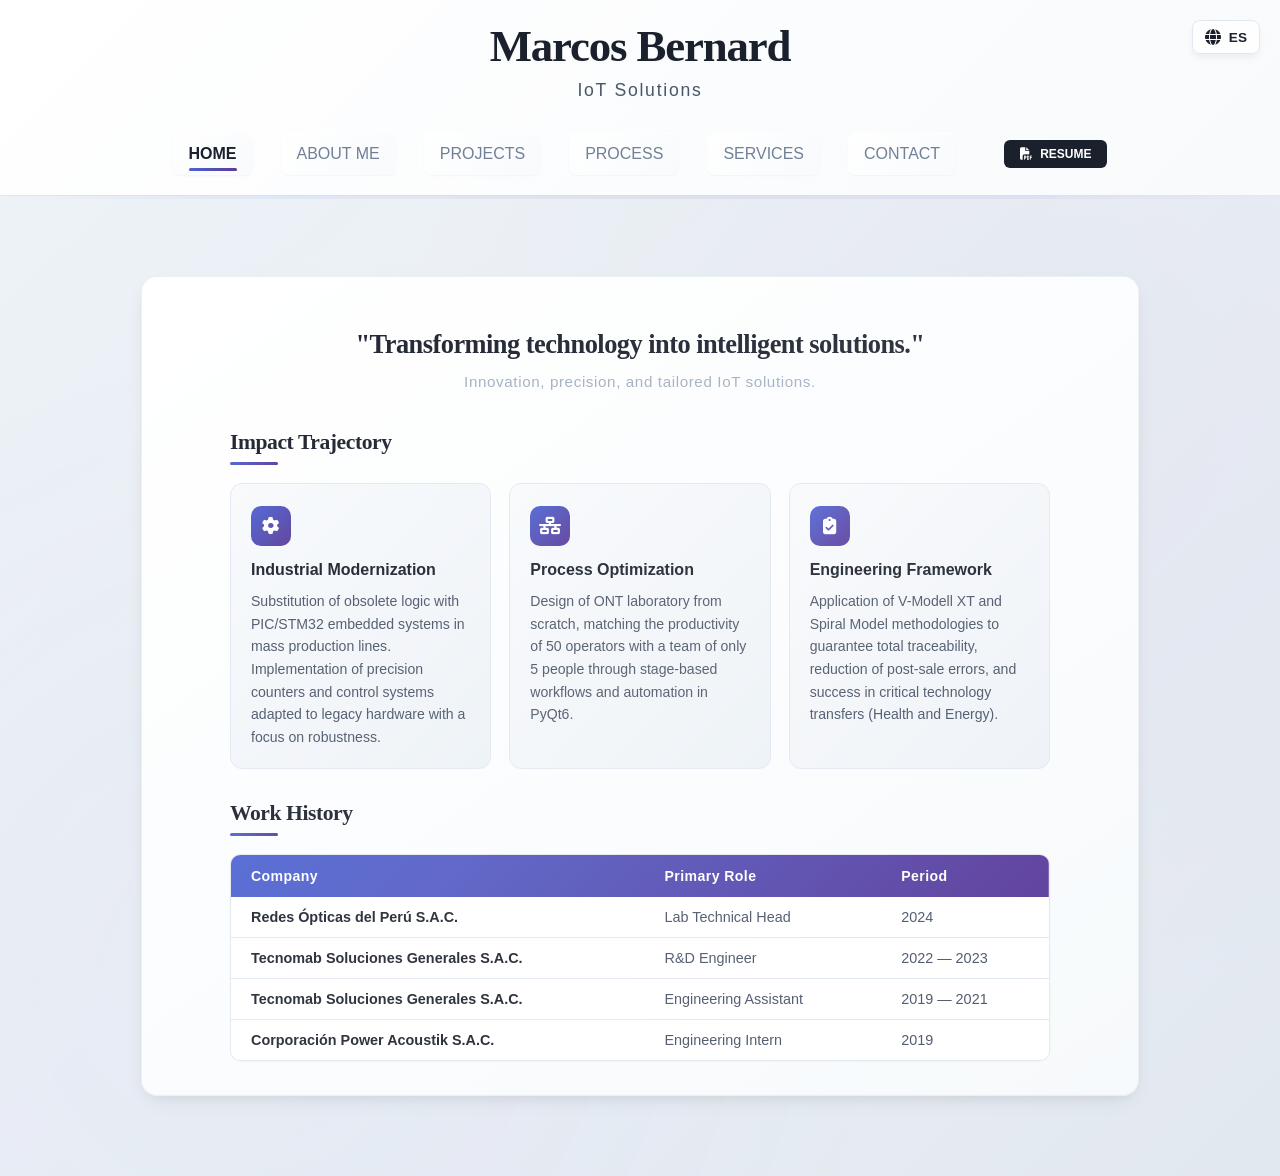
<file: index.html>
<!DOCTYPE html>
<html lang="es" id="html-lang">

<head>
    <meta charset="UTF-8">
    <meta name="viewport" content="width=device-width, initial-scale=1.0">
    <link rel="stylesheet" href="https://cdnjs.cloudflare.com/ajax/libs/font-awesome/6.4.0/css/all.min.css">
    <!-- Estilos Modulares -->
    <link rel="stylesheet" href="css/global.css">
    <link rel="stylesheet" href="css/home.css">
    <link rel="stylesheet" href="css/about.css">
    <link rel="stylesheet" href="css/projects.css">
    <link rel="stylesheet" href="css/process.css">
    <link rel="stylesheet" href="css/services.css">
    <link rel="stylesheet" href="css/contact.css">
</head>

<body>
    <!-- SECCIÓN SUPERIOR ESTÁTICA -->
    

    <div class="header-section">
        <div class="lang-toggle-fixed">
        <button id="lang-toggle" class="lang-btn">
            <i class="fa-solid fa-globe"></i>
            <span class="lang-text">EN</span>
        </button>
    </div>
    <h1 class="title">Marcos Bernard</h1>
    <p class="subtitle">IoT Solutions</p>
    
    <nav class="menu">
        <a href="#" class="menu-item active" data-target="home" data-i18n="menu_home">INICIO</a>
        <a href="#" class="menu-item" data-target="about" data-i18n="menu_about">SOBRE MÍ</a>
        <a href="#" class="menu-item" data-target="projects" data-i18n="menu_projects">PROYECTOS</a>
        <a href="#" class="menu-item" data-target="process" data-i18n="menu_process">PROCESO</a>
        <a href="#" class="menu-item" data-target="services" data-i18n="menu_services">SERVICIOS</a>
        <a href="#" class="menu-item" data-target="contact" data-i18n="menu_contact">CONTACTO</a>
        <a href="#" class="cv-button" id="resume-btn" data-i18n="resume_btn">
            <i class="fa-solid fa-file-pdf"></i> CV
        </a>
        </nav>
    </div>

    <!-- HERO / FRASE PRINCIPAL (Sustituye imagen por lema) -->
    <div class="image-section">
        <div class="content-container">
            <!-- HOME con lema + Trayectoria + Historial -->
            <div class="content-section active" id="home">
                <div class="home-panel">

                    <!-- HERO -->
                    <div class="home-hero">
                        <p class="home-hero-phrase" data-i18n="hero_phrase">"Transformando la tecnología en soluciones inteligentes."</p>
                        <p class="home-hero-sub" data-i18n="hero_sub">Innovación, precisión y soluciones IoT a tu medida.</p>
                    </div>

                    <!-- TRAYECTORIA DE IMPACTO -->
                    <div class="home-block">
                        <h2 class="home-block-title" data-i18n="impact_title">Trayectoria de Impacto</h2>
                        <div class="impact-grid">

                            <div class="impact-card">
                                <div class="impact-icon-wrap">
                                    <i class="fa-solid fa-gear"></i>
                                </div>
                                <h3 class="impact-card-title" data-i18n="industrial_mod_title">Modernización Industrial</h3>
                                <p class="impact-card-text" data-i18n="industrial_mod_text">
                                    Sustitución de lógica obsoleta por sistemas embebidos <strong>PIC/STM32</strong> en líneas de producción masiva. Implementación de contadores de precisión y sistemas de control adaptados a hardware legacy con enfoque en robustez.
                                </p>
                            </div>

                            <div class="impact-card">
                                <div class="impact-icon-wrap">
                                    <i class="fa-solid fa-network-wired"></i>
                                </div>
                                <h3 class="impact-card-title" data-i18n="process_opt_title">Optimización de Procesos</h3>
                                <p class="impact-card-text" data-i18n="process_opt_text">
                                    Diseño de laboratorio de ONTs desde cero, logrando equiparar la productividad de <strong>50 operarios con un equipo de solo 5 personas</strong> mediante flujos de trabajo por etapas y automatización en <strong>PyQt6</strong>.
                                </p>
                            </div>

                            <div class="impact-card">
                                <div class="impact-icon-wrap">
                                    <i class="fa-solid fa-clipboard-check"></i>
                                </div>
                                <h3 class="impact-card-title" data-i18n="eng_framework_title">Framework de Ingeniería</h3>
                                <p class="impact-card-text" data-i18n="eng_framework_text">
                                    Aplicación de metodologías <strong>V-Modell XT</strong> y <strong>Modelo Espiral</strong> para garantizar trazabilidad total, reducción de errores post-venta y éxito en transferencias tecnológicas críticas (Salud y Energía).
                                </p>
                            </div>

                        </div>
                    </div>

                    <div class="home-block">
                        <h2 class="home-block-title" data-i18n="work_history_title">Historial Laboral</h2>
                        <div class="home-table-wrap">
                            <table class="home-table">
                                <thead>
                                    <tr>
                                        <th data-i18n="company_header">Empresa</th>
                                        <th data-i18n="role_header">Rol Principal</th>
                                        <th data-i18n="period_header">Periodo</th>
                                    </tr>
                                </thead>
                                <tbody>
                                    <tr>
                                        <td><strong>Redes Ópticas del Perú S.A.C.</strong></td>
                                        <td data-i18n="lab_head">Jefatura Técnica de Lab</td>
                                        <td>2024</td>
                                    </tr>
                                    <tr>
                                        <td><strong>Tecnomab Soluciones Generales S.A.C.</strong></td>
                                        <td data-i18n="rd_engineer">Ingeniero de I+D</td>
                                        <td>2022 — 2023</td>
                                    </tr>
                                    <tr>
                                        <td><strong>Tecnomab Soluciones Generales S.A.C.</strong></td>
                                        <td data-i18n="eng_assistant">Asistente de Ingeniería</td>
                                        <td>2019 — 2021</td>
                                    </tr>
                                    <tr>
                                        <td><strong>Corporación Power Acoustik S.A.C.</strong></td>
                                        <td data-i18n="eng_intern">Pasante de Ingeniería</td>
                                        <td>2019</td>
                                    </tr>
                                </tbody>
                            </table>
                        </div>
                    </div>

                </div>
            </div>
            <!-- Otras secciones -->
            <div class="content-section" id="projects">
                <div class="projects-wrapper">
                    <!-- Global Phase Legend -->
                    <div class="phase-legend-container">
                        <button class="legend-toggle" onclick="toggleLegend()">
                            <i class="fa-solid fa-circle-info"></i> <span data-i18n="phase_guide">Guía de Fases</span> <i
                                class="fa-solid fa-chevron-down"></i>
                        </button>
                        <div class="phase-legend" id="global-legend">
                            <div class="legend-grid">
                                <div class="legend-item">
                                    <h4 data-i18n="phase_mvp_title"><span class="legend-dot status-MVP"></span> FASE 1: MVP</h4>
                                    <p data-i18n="phase_mvp_desc">Prototipo funcional de bajo costo. Validación de concepto con herramientas Open
                                        Source.</p>
                                </div>
                                <div class="legend-item">
                                    <h4 data-i18n="phase_spiral_title"><span class="legend-dot status-SPIRAL"></span> FASE 2: SPIRAL</h4>
                                    <p data-i18n="phase_spiral_desc">Desarrollo iterativo de campo. Análisis de viabilidad técnica y económica.</p>
                                </div>
                                <div class="legend-item">
                                    <h4 data-i18n="phase_vmodel_title"><span class="legend-dot status-V-MODEL"></span> FASE 3: V-MODEL</h4>
                                    <p data-i18n="phase_vmodel_desc">Estandarización y calidad industrial. Trazabilidad total y pruebas formales.</p>
                                </div>
                                <div class="legend-item">
                                    <h4 data-i18n="phase_developing_title"><span class="legend-dot status-DEVELOPING"></span> FASE: DEVELOPING</h4>
                                    <p data-i18n="phase_developing_desc">Proyecto en desarrollo activo. Integración de hardware y firmware.</p>
                                </div>
                                <div class="legend-item">
                                    <h4 data-i18n="phase_pending_title"><span class="legend-dot status-PENDING"></span> FASE: PENDING</h4>
                                    <p data-i18n="phase_pending_desc">Proyecto en espera de inicio o recursos. Definición de requerimientos iniciales.</p>
                                </div>
                            </div>
                        </div>
                    </div>

                    <div class="projects-container">
                        <div class="project-card">
                            <div class="status-badge status-MVP">MVP</div>
                            <div class="card-header">
                                <i class="fa-solid fa-microchip card-icon"></i>
                            </div>
                            <h3 class="card-title">AgriNode Lite</h3>
                            <p class="card-description" data-i18n="p1_desc">Nodo IoT de sensado agroambiental.</p>
                            
                            <div style="font-size: 0.85rem; color: #888; margin-bottom: 10px;">
                                <i class="fa-solid fa-flask-vial"></i> <span data-i18n="p1_loc">Laboratorio IoT (Monterrico, Lima)</span>
                            </div>

                            <div class="card-badges">
                                <span class="badge">C</span>
                                <span class="badge">UART</span>
                                <span class="badge">I2C</span>
                            </div>

                            <div class="progress-section">
                                <div class="progress-label">
                                    <span data-i18n="project_progress">Progreso</span>
                                    <span>35%</span>
                                </div>
                                <div class="progress-track">
                                    <div class="progress-fill" style="width: 35%; background: var(--prog-amber);"></div>
                                </div>
                            </div>

                            <div class="progress-details">
                                <ul class="checklist">
                                    <li class="checklist-item">
                                        <div class="checklist-info">
                                            <i class="fa-solid fa-check checklist-icon done"></i>
                                            <span class="checklist-text" data-i18n="p1_step1">Diseño Esquemático</span>
                                        </div>
                                        <span class="checklist-date"><span data-i18n="p_date_jan">Ene</span> 15</span>
                                    </li>
                                    <li class="checklist-item">
                                        <div class="checklist-info">
                                            <i class="fa-solid fa-check checklist-icon done"></i>
                                            <span class="checklist-text" data-i18n="p1_step2">Validación Sensores</span>
                                        </div>
                                        <span class="checklist-date"><span data-i18n="p_date_jan">Ene</span> 20</span>
                                    </li>
                                    <li class="checklist-item">
                                        <div class="checklist-info">
                                            <i class="fa-regular fa-circle checklist-icon pending"></i>
                                            <span class="checklist-text" data-i18n="p1_step3">Optimización Energía</span>
                                        </div>
                                        <span class="checklist-date" data-i18n="p_date_pending">Pendiente</span>
                                    </li>
                                    <li class="checklist-item">
                                        <div class="checklist-info">
                                            <i class="fa-regular fa-circle checklist-icon pending"></i>
                                            <span class="checklist-text" data-i18n="p1_step4">Documentación</span>
                                        </div>
                                        <span class="checklist-date">--</span>
                                    </li>
                                </ul>

                                <a href="https://github.com/MarcosBernardC/agrinode-lite" target="_blank" class="cv-button" style="margin: 15px 0 0 0; text-decoration: none; justify-content: center; width: 100%; box-sizing: border-box; display: flex;">
                                    <i class="fa-brands fa-github" style="margin-right: 8px;"></i> <span data-i18n="project_repo">VER REPOSITORIO</span>
                                </a>
                            </div>

                            <button class="details-toggle" onclick="toggleDetails(this)">
                                Ver Detalles <i class="fa-solid fa-chevron-down"></i>
                            </button>
                        </div>

                        <div class="project-card">
                            <div class="status-badge status-SPIRAL">SPIRAL</div>
                            
                            <div class="card-header">
                                <i class="fa-solid fa-lightbulb card-icon" style="color: #f1c40f;"></i>
                            </div>

                            <h3 class="card-title">Dimmer PWM Multicanal (A5)</h3>
                            
                            <p class="card-description" data-i18n="p2_desc">
                                Controlador de iluminación de alta eficiencia. Diseño de hardware compacto con regulación Buck integrada y firmware optimizado en C.
                            </p>

                            <div style="font-size: 0.85rem; color: #888; margin-bottom: 10px;">
                                <i class="fa-solid fa-microchip"></i> <span data-i18n="p2_loc">Bernardperulabs (En desarrollo 2026)</span>
                            </div>

                            <div class="card-badges">
                                <span class="badge">PIC/C</span>
                                <span class="badge">KiCad 8.0</span>
                                <span class="badge">FreeCAD</span>
                                <span class="badge">Makefile</span>
                            </div>

                            <div class="progress-section">
                                <div class="progress-label">
                                    <span data-i18n="project_state">Estado: Finalizado (SPIRAL)</span>
                                    <span>100%</span>
                                </div>
                                <div class="progress-track">
                                    <div class="progress-fill" style="width: 100%; background: var(--prog-forest);"></div>
                                </div>
                            </div>

                            <div class="progress-details">
                                <ul class="checklist">
                                    <li class="checklist-item">
                                        <div class="checklist-info">
                                            <i class="fa-solid fa-check checklist-icon done"></i>
                                            <span class="checklist-text" data-i18n="p2_step1">Investigación y Simulación Lógica</span>
                                        </div>
                                        <span class="checklist-date"><span data-i18n="p_date_feb">Feb</span> 26</span>
                                    </li>
                                    <li class="checklist-item">
                                        <div class="checklist-info">
                                            <i class="fa-solid fa-check checklist-icon done"></i>
                                            <span class="checklist-text" data-i18n="p2_step2">Layout 3D y Esquemático Base</span>
                                        </div>
                                        <span class="checklist-date"><span data-i18n="p_date_feb">Feb</span> 26</span>
                                    </li>
                                    <li class="checklist-item">
                                        <div class="checklist-info">
                                            <i class="fa-solid fa-check checklist-icon done"></i>
                                            <span class="checklist-text" data-i18n="p2_step3">Ruteado e Integración Buck Converter</span>
                                        </div>
                                        <span class="checklist-date" data-i18n="p_date_actual">DONE</span>
                                    </li>
                                </ul>
                                
                                <a href="https://github.com/MarcosBernardC/PIC12F675-LED-Dimmer" target="_blank" class="cv-button" style="margin: 15px 0 0 0; text-decoration: none; justify-content: center; width: 100%; box-sizing: border-box; display: flex;">
                                    <i class="fa-brands fa-github" style="margin-right: 8px;"></i> <span data-i18n="project_repo">VER REPOSITORIO</span>
                                </a>
                            </div>

                            <button class="details-toggle" onclick="toggleDetails(this)">
                                Ver Detalles <i class="fa-solid fa-chevron-down"></i>
                            </button>
                        </div>

                        <div class="project-card">
                            <div class="status-badge status-SPIRAL">SPIRAL</div>
                            
                            <div class="card-header">
                                <i class="fa-solid fa-tower-broadcast card-icon"></i>
                            </div>

                            <h3 class="card-title">Edge Computing Agroambiental</h3>
                            
                            <p class="card-description" data-i18n="p3_desc">
                                Sistema distribuido con validación real en Calango. Optimización de latencia y robustez en hardware embebido.
                            </p>

                            <div style="font-size: 0.85rem; color: #888; margin-bottom: 10px;">
                                <i class="fa-solid fa-location-dot"></i> <span data-i18n="p3_loc">Instalación en campo (Calango, Lima 2025)</span>
                            </div>

                            <div class="card-badges">
                                <span class="badge">PIC/C</span>
                                <span class="badge">LuaLaTeX</span>
                                <span class="badge">PCB Design</span>
                            </div>

                            <div class="progress-section">
                                <div class="progress-label">
                                    <span data-i18n="project_state">Estado: Finalizado</span>
                                    <span>100%</span>
                                </div>
                                <div class="progress-track">
                                    <div class="progress-fill" style="width: 100%; background: var(--prog-forest);"></div>
                                </div>
                            </div>

                            <div class="progress-details">
                                <ul class="checklist">
                                    <li class="checklist-item">
                                        <div class="checklist-info">
                                            <i class="fa-solid fa-check checklist-icon done"></i>
                                            <span class="checklist-text" data-i18n="p3_step1">Despliegue e Instalación Física</span>
                                        </div>
                                        <span class="checklist-date"><span data-i18n="p_date_oct">Oct</span> 25</span>
                                    </li>
                                    <li class="checklist-item">
                                        <div class="checklist-info">
                                            <i class="fa-solid fa-check checklist-icon done"></i>
                                            <span class="checklist-text" data-i18n="p3_step2">Telemetría App Móvil/Escritorio</span>
                                        </div>
                                        <span class="checklist-date"><span data-i18n="p_date_nov">Nov</span> 25</span>
                                    </li>
                                    <li class="checklist-item">
                                        <div class="checklist-info">
                                            <i class="fa-solid fa-check checklist-icon done"></i>
                                            <span class="checklist-text" data-i18n="p3_step3">Análisis de Datos (95% PDR)</span>
                                        </div>
                                        <span class="checklist-date"><span data-i18n="p_date_dec">Dic</span> 25</span>
                                    </li>
                                    <li class="checklist-item">
                                        <div class="checklist-info">
                                            <i class="fa-solid fa-check checklist-icon done"></i>
                                            <span class="checklist-text" data-i18n="p3_step4">Versión de Autor (LuaLaTeX)</span>
                                        </div>
                                        <span class="checklist-date"><span data-i18n="p_date_feb">Feb</span> 26</span>
                                    </li>
                                </ul>
                                
                                <a href="https://github.com/MarcosBernardC/edgeComputingCalango" target="_blank" class="cv-button" style="margin: 15px 0 0 0; text-decoration: none; justify-content: center; width: 100%; box-sizing: border-box; display: flex;">
                                    <i class="fa-brands fa-github" style="margin-right: 8px;"></i> <span data-i18n="project_repo">VER REPOSITORIO</span>
                                </a>
                            </div>

                            <button class="details-toggle" onclick="toggleDetails(this)">
                                Ver Detalles <i class="fa-solid fa-chevron-down"></i>
                            </button>
                        </div>

                        <div class="project-card">
                            <div class="status-badge status-V-MODEL">V-MODEL</div>
                            
                            <div class="card-header">
                                <i class="fa-solid fa-file-lines card-icon"></i>
                            </div>

                            <h3 class="card-title">Instrumentation Manuals Pro</h3>
                            
                            <p class="card-description" data-i18n="p4_desc">
                                Reingeniería y localización técnica de manuales industriales. Transformación de documentación obsoleta en manuales vectoriales de alta precisión editorial.
                            </p>

                            <div style="font-size: 0.85rem; color: #888; margin-bottom: 10px;">
                                <i class="fa-solid fa-industry"></i> <span data-i18n="p4_loc">Lutron Precision Components | Control de Calidad</span>
                            </div>

                            <div class="card-badges">
                                <span class="badge">LaTeX</span>
                                <span class="badge">TikZ</span>
                                <span class="badge">Makefile</span>
                                <span class="badge">Git</span>
                            </div>

                            <div class="progress-section">
                                <div class="progress-label">
                                    <span data-i18n="project_state">Estado</span>
                                    <span>100%</span>
                                </div>
                                <div class="progress-track">
                                    <div class="progress-fill" style="width: 100%; background: var(--prog-forest);"></div>
                                </div>
                            </div>

                            <div class="progress-details">
                                <ul class="checklist">
                                    <li class="checklist-item">
                                        <div class="checklist-info">
                                            <i class="fa-solid fa-check checklist-icon done"></i>
                                            <span class="checklist-text" data-i18n="p4_step1">Digitalización y tipografía Helvetica (12pt)</span>
                                        </div>
                                        <span class="checklist-date">2026</span>
                                    </li>
                                    <li class="checklist-item">
                                        <div class="checklist-info">
                                            <i class="fa-solid fa-check checklist-icon done"></i>
                                            <span class="checklist-text" data-i18n="p4_step2">Esquemas de hardware vectoriales con TikZ</span>
                                        </div>
                                        <span class="checklist-date">2026</span>
                                    </li>
                                    <li class="checklist-item">
                                        <div class="checklist-info">
                                            <i class="fa-solid fa-check checklist-icon done"></i>
                                            <span class="checklist-text" data-i18n="p4_step3">Traducción técnica y estandarización DIN</span>
                                        </div>
                                        <span class="checklist-date">2026</span>
                                    </li>
                                    <li class="checklist-item">
                                        <div class="checklist-info">
                                            <i class="fa-solid fa-check checklist-icon done"></i>
                                            <span class="checklist-text" data-i18n="p4_step4">Automatización de compilación con Makefile</span>
                                        </div>
                                        <span class="checklist-date">2026</span>
                                    </li>
                                </ul>
                                <a href="https://github.com/MarcosBernardC/instrumentation-manuals-pro" target="_blank" class="cv-button" style="margin: 15px 0 0 0; text-decoration: none; justify-content: center; width: 100%; box-sizing: border-box; display: flex;">
                                    <i class="fa-brands fa-github" style="margin-right: 8px;"></i> <span data-i18n="project_repo">VER REPOSITORIO</span>
                                </a>
                            </div>

                            <button class="details-toggle" onclick="toggleDetails(this)">
                                Ver Detalles <i class="fa-solid fa-chevron-down"></i>
                            </button>
                        </div>

                        <div class="project-card">
                            <div class="status-badge status-MVP">MVP</div>
                            <div class="card-header">
                                <i class="fa-solid fa-database card-icon"></i>
                            </div>
                            <h3 class="card-title">CRM Laboral: Engineering Solutions</h3>
                            <p class="card-description" data-i18n="p_crm_desc">Ecosistema de gestión de datos y automatización de procesos de selección técnica.</p>
                            
                            <div style="font-size: 0.85rem; color: #888; margin-bottom: 10px;">
                                <i class="fa-solid fa-cloud-code"></i> <span data-i18n="p_crm_loc">Cloud Stack (FastAPI / Supabase)</span>
                            </div>

                            <div class="card-badges">
                                <span class="badge">Python 3.14</span>
                                <span class="badge">FastAPI</span>
                                <span class="badge">PostgreSQL</span>
                                <span class="badge">ETL</span>
                            </div>

                            <div class="progress-section">
                                <div class="progress-label">
                                    <span data-i18n="project_progress">Progreso</span>
                                    <span>85%</span>
                                </div>
                                <div class="progress-track">
                                    <div class="progress-fill" style="width: 85%; background: var(--prog-cobalt);"></div>
                                </div>
                            </div>

                            <div class="progress-details">
                                <ul class="checklist">
                                    <li class="checklist-item">
                                        <div class="checklist-info">
                                            <i class="fa-solid fa-check checklist-icon done"></i>
                                            <span class="checklist-text" data-i18n="p_crm_step1">Arquitectura Backend & API</span>
                                        </div>
                                        <span class="checklist-date"><span data-i18n="p_date_feb">Feb</span> 28</span>
                                    </li>
                                    <li class="checklist-item">
                                        <div class="checklist-info">
                                            <i class="fa-solid fa-check checklist-icon done"></i>
                                            <span class="checklist-text" data-i18n="p_crm_step2">Esquema DB & Migraciones</span>
                                        </div>
                                        <span class="checklist-date"><span data-i18n="p_date_mar">Mar</span> 01</span>
                                    </li>
                                    <li class="checklist-item">
                                        <div class="checklist-info">
                                            <i class="fa-solid fa-spinner fa-spin checklist-icon in-progress"></i>
                                            <span class="checklist-text" data-i18n="p_crm_step3">Frontend Dashboard (Docs)</span>
                                        </div>
                                        <span class="checklist-date"><span data-i18n="p_date_mar">Mar</span> 04</span>
                                    </li>
                                    <li class="checklist-item">
                                        <div class="checklist-info">
                                            <i class="fa-regular fa-circle checklist-icon pending"></i>
                                            <span class="checklist-text" data-i18n="p_crm_step4">Automatización de Postulación</span>
                                        </div>
                                        <span class="checklist-date" data-i18n="p_date_pending">Pendiente</span>
                                    </li>
                                </ul>

                                <a href="https://github.com/MarcosBernardC/CRM_LABORAL" target="_blank" class="cv-button" style="margin: 15px 0 0 0; text-decoration: none; justify-content: center; width: 100%; box-sizing: border-box; display: flex;">
                                    <i class="fa-brands fa-github" style="margin-right: 8px;"></i> <span data-i18n="project_repo">VER REPOSITORIO</span>
                                </a>
                            </div>

                            <button class="details-toggle" onclick="toggleDetails(this)">
                                Ver Detalles <i class="fa-solid fa-chevron-down"></i>
                            </button>
                        </div>

                    </div>
                    </div>
                </div>
            <div class="content-section" id="services">
                <div class="services-panel">
                    <div class="home-block">
                        <h2 class="home-block-title" data-i18n="services_title">Servicios Especializados</h2>
                    <p class="process-text" style="text-align: center; max-width: 800px; margin: 0 auto 40px;" data-i18n="services_intro">
                        Ofrezco soluciones integrales de ingeniería, combinando el rigor del diseño industrial con la agilidad del prototipado moderno.
                    </p>
                    
                    <div class="impact-grid">
                        <div class="impact-card">
                            <div class="impact-icon-wrap">
                                <i class="fa-solid fa-microchip"></i>
                            </div>
                            <h3 class="impact-card-title" data-i18n="service_iot_title">Sistemas Embebidos & IoT</h3>
                            <p class="impact-card-text" data-i18n="service_iot_text">
                                Desarrollo de firmware robusto en <strong>C/C++</strong> y conectividad <strong>Edge-to-Cloud</strong>. Especialista en arquitecturas de bajo consumo y protocolos industriales.
                            </p>
                        </div>

                        <div class="impact-card">
                            <div class="impact-icon-wrap">
                                <i class="fa-solid fa-industry"></i>
                            </div>
                            <h3 class="impact-card-title" data-i18n="service_legacy_title">Modernización Legacy</h3>
                            <p class="impact-card-text" data-i18n="service_legacy_text">
                                Actualización de sistemas industriales antiguos (Retrofitting). Sustitución de lógica discreta por control digital inteligente sin cambiar la infraestructura base.
                            </p>
                        </div>

                        <div class="impact-card">
                            <div class="impact-icon-wrap">
                                <i class="fa-solid fa-layer-group"></i>
                            </div>
                            <h3 class="impact-card-title" data-i18n="service_pcb_title">Diseño de PCB (EDA)</h3>
                            <p class="impact-card-text" data-i18n="service_pcb_text">
                                Diseño profesional de circuitos impresos en <strong>KiCad</strong>. Desde el esquema hasta los archivos Gerber para fabricación masiva, priorizando la integridad de señal.
                            </p>
                        </div>

                        <div class="impact-card">
                            <div class="impact-icon-wrap">
                                <i class="fa-solid fa-file-contract"></i>
                            </div>
                            <h3 class="impact-card-title" data-i18n="service_consulting_title">Consultoría & V&V</h3>
                            <p class="impact-card-text" data-i18n="service_consulting_text">
                                Documentación técnica avanzada en <strong>LuaLaTeX</strong>. Pruebas de verificación y validación (V&V) bajo estándares de calidad industrial.
                            </p>
                        </div>
                    </div>
                </div>
            </div>
        </div>
            <div class="content-section" id="process">
                <div class="process-container">
                    
                    <!-- Header -->
                    <div class="process-header">
                        <h1 class="process-main-title" data-i18n="process_main_title">⚙️ Metodología de Ingeniería</h1>
                        <p class="process-subtitle">Framework de Maduración Híbrido v1.1</p>
                        <!-- <p class="process-update">📅 Última actualización: 5 de febrero de 2026</p> -->
                    </div>

                    <!-- Quote inspiracional -->
                    <div class="process-quote" data-i18n="process_quote">
                        "No diseñamos para que funcione una vez; diseñamos para que sea reproducible, eficiente y resiliente al entorno real."
                    </div>

                    <!-- Visión general -->
                    <p class="process-intro" data-i18n="process_intro">
                        Mi metodología no es lineal; es una <strong>progresión de tres estados</strong> que garantiza la transición exitosa desde la idea en el silicio hasta la estandarización industrial. Este flujo fue validado durante el desarrollo de mi tesis para la integración eficiente de Hardware, Firmware y Software.
                    </p>

                    <!-- Timeline de Fases -->
                    <div class="phases-timeline">
                        
                        <!-- FASE 1: MVP -->
                        <div class="phase-item phase-1">
                            <div class="phase-icon">
                                <i class="fa-solid fa-flask"></i>
                            </div>
                            <div class="phase-content">
                                <span class="phase-number">FASE 1</span>
                                <h2 class="phase-title" data-i18n="process_phase1_title">Prototipado Iterativo (MVP)</h2>
                                <p class="phase-objective" data-i18n="process_phase1_obj">Validación técnica de concepto al menor costo posible</p>
                                <ul class="phase-details">
                                    <li data-i18n="process_phase1_li1"><strong>Metodología:</strong> Ciclos rápidos de diseño, implementación y prueba (Iterative Prototyping)</li>
                                    <li data-i18n="process_phase1_li2"><strong>Herramientas:</strong> Uso de software Gratuito / Open Source para minimizar la inversión inicial</li>
                                    <li data-i18n="process_phase1_li3"><strong>Hardware/Firmware:</strong> Prototipado en PIC16F1939 con periféricos nativos (MSSP, I2C, Timer0)</li>
                                    <li data-i18n="process_phase1_li4"><strong>Estrategia:</strong> Enfoque en funcionalidad crítica (Happy Path) y comunicación Edge-to-Cloud</li>
                                </ul>
                            </div>
                        </div>

                        <!-- FASE 2: SPIRAL -->
                        <div class="phase-item phase-2">
                            <div class="phase-icon">
                                <i class="fa-solid fa-rotate"></i>
                            </div>
                            <div class="phase-content">
                                <span class="phase-number">FASE 2</span>
                                <h2 class="phase-title" data-i18n="process_phase2_title">Desarrollo de Campo (Modelo Espiral)</h2>
                                <p class="phase-objective" data-i18n="process_phase2_obj">Análisis de riesgos, viabilidad económica y robustez</p>
                                <ul class="phase-details">
                                    <li data-i18n="process_phase2_li1"><strong>Metodología:</strong> Aplicación del Modelo Espiral para evaluar cada iteración del MVP</li>
                                    <li data-i18n="process_phase2_li2"><strong>Acción de Ingeniería:</strong> Evaluación de Costo/Beneficio de las tecnologías utilizadas en el prototipo</li>
                                    <li data-i18n="process_phase2_li3"><strong>Análisis Crítico:</strong> ¿Las soluciones gratuitas son escalables? ¿El ruido industrial requiere componentes de grado profesional?</li>
                                    <li data-i18n="process_phase2_li4"><strong>Hardware:</strong> Optimización de consumo energético y diseño de PCB profesional en KiCad</li>
                                </ul>
                            </div>
                        </div>

                        <!-- FASE 3: V-MODEL -->
                        <div class="phase-item phase-3">
                            <div class="phase-icon">
                                <i class="fa-solid fa-check-double"></i>
                            </div>
                            <div class="phase-content">
                                <span class="phase-number">FASE 3</span>
                                <h2 class="phase-title" data-i18n="process_phase3_title">Estandarización (V-Modell XT)</h2>
                                <p class="phase-objective" data-i18n="process_phase3_obj">Calidad industrial, verificación formal y cierre de proyecto</p>
                                <ul class="phase-details">
                                    <li data-i18n="process_phase3_li1"><strong>Metodología:</strong> Implementación del estándar V-Modell XT para asegurar trazabilidad total del dato</li>
                                    <li data-i18n="process_phase3_li2"><strong>Verificación y Validación (V&V):</strong> Cada requerimiento validado sistemáticamente (desde el bit en el registro hasta la gráfica en el Dashboard)</li>
                                    <li data-i18n="process_phase3_li3"><strong>Documentación:</strong> Generación de manuales técnicos, certificados de funcionamiento y hojas de datos en LuaLaTeX</li>
                                    <li data-i18n="process_phase3_li4"><strong>Resultado:</strong> Un producto reproducible, documentado y listo para despliegue masivo</li>
                                </ul>
                            </div>
                        </div>

                    </div>

                    <!-- Sección de Tooling -->
                    <div class="tooling-section">
                        <h2 class="tooling-title" data-i18n="tooling_title">💻 Entorno de Ejecución (Tooling)</h2>
                        <p class="tooling-intro" data-i18n="tooling_intro">
                            La eficiencia de este proceso se apoya en una automatización profunda dentro de mi ecosistema Linux
                        </p>

                        <div class="tooling-grid">
                            <div class="tool-card">
                                <h4><i class="fa-solid fa-terminal"></i> <span data-i18n="tool_auto_title">Automatización</span></h4>
                                <p data-i18n="tool_auto_text">Uso de <strong>Fish Shell</strong> y <strong>Makefiles</strong> para flujos de compilación y quemado (pk2cmd) sin intervención manual</p>
                            </div>

                            <div class="tool-card">
                                <h4><i class="fa-solid fa-robot"></i> <span data-i18n="tool_ai_title">IA Asistida</span></h4>
                                <p data-i18n="tool_ai_text">Integración de <strong>Antigravity</strong> y <strong>Cursor</strong> para refactorización de código y análisis de lógica en tiempo real</p>
                            </div>

                            <div class="tool-card">
                                <h4><i class="fa-brands fa-git-alt"></i> <span data-i18n="tool_git_title">Control de Versiones</span></h4>
                                <p data-i18n="tool_git_text">Gestión consciente de estados de archivos en <strong>Git</strong> para mantener un historial de cambios granular durante las fases del modelo espiral</p>
                            </div>

                            <div class="tool-card">
                                <h4><i class="fa-solid fa-file-lines"></i> <span data-i18n="tool_doc_title">Documentación Viva</span></h4>
                                <p data-i18n="tool_doc_text">Sincronización entre <strong>Obsidian</strong> (notas de ingeniería) y el repositorio central del proyecto</p>
                            </div>
                        </div>
                    </div>

                </div>
            </div>
            <div class="content-section" id="about">
    <div class="about-container">
        <div class="about-content">

            <section class="about-section">
                <h2 class="about-title" data-i18n="about_profile_title">Perfil Profesional</h2>
                <p class="about-text" data-i18n="about_profile_text">
                    Ingeniero Electrónico con enfoque en <strong>desarrollo embebido, automatización e infraestructura IoT</strong>. 
                    Especialista en integrar hardware y software mediante metodologías industriales (V-Modell XT) para crear soluciones 
Scalables, desde el silicio hasta la inteligencia de datos en tiempo real.
                </p>
            </section>

            <section class="about-section">
                <h2 class="about-title" data-i18n="about_skills_title">Competencias Técnicas</h2>

                <div class="skills-lang">
                    <div class="skill-lang-item">
                        <div class="skill-lang-header"><span class="skill-lang-name">C (Embedded)</span><span class="skill-lang-pct">95%</span></div>
                        <div class="skill-lang-track"><div class="skill-lang-fill" style="width:95%"></div></div>
                    </div>
                    <div class="skill-lang-item">
                        <div class="skill-lang-header"><span class="skill-lang-name">Python (PyQt6 / Data)</span><span class="skill-lang-pct">90%</span></div>
                        <div class="skill-lang-track"><div class="skill-lang-fill" style="width:90%"></div></div>
                    </div>
                    <div class="skill-lang-item">
                        <div class="skill-lang-header"><span class="skill-lang-name">SQL / Power BI</span><span class="skill-lang-pct">75%</span></div>
                        <div class="skill-lang-track"><div class="skill-lang-fill" style="width:75%"></div></div>
                    </div>
                    <div class="skill-lang-item">
                        <div class="skill-lang-header"><span class="skill-lang-name">LuaLaTeX / Shell Script</span><span class="skill-lang-pct">70%</span></div>
                        <div class="skill-lang-track"><div class="skill-lang-fill" style="width:70%"></div></div>
                    </div>
                </div>

                <div class="skills-grid">
                    <div class="skill-category">
                        <h3 class="skill-category-title"><i class="fa-solid fa-microchip"></i> <span data-i18n="skill_cat_embedded">Embedded / IoT</span></h3>
                        <p class="skill-items">
                            <span class="tag-active">ESP32</span> <span class="tag-active">STM32</span> 
                            <span class="tag-active">PIC16/dsPIC</span> <span class="tag-prev">AVR</span>
                        </p>
                        <p class="skill-items">MQTT · Bluetooth · UART · I2C · SPI</p>
                    </div>
                    <div class="skill-category">
                        <h3 class="skill-category-title"><i class="fa-solid fa-robot"></i> <span data-i18n="skill_cat_ai">AI-Assisted Dev</span></h3>
                        <p class="skill-items"><span class="tag-active">Antigravity IDE</span> <span class="tag-active">Cursor</span></p>
                        <p class="skill-items" data-i18n="skill_ai_desc">Integración de LLMs (Gemini/Claude) para optimización de lógica y refactorización.</p>
                    </div>
                    <div class="skill-category">
                        <h3 class="skill-category-title"><i class="fa-solid fa-terminal"></i> <span data-i18n="skill_cat_toolstack">Toolstack & OS</span></h3>
                        <p class="skill-items"><span class="tag-active">Fedora</span> <span class="tag-active">EndeavourOS</span> <span class="tag-active">Git</span></p>
                        <p class="skill-items">Fish Shell · Makefiles · Bash Scripting</p>
                    </div>
                    <div class="skill-category">
                        <h3 class="skill-category-title"><i class="fa-solid fa-language"></i> <span data-i18n="skill_lang_title">Idiomas</span></h3>
                        <p class="skill-items"><strong data-i18n="skill_lang_en">Inglés:</strong> <span data-i18n="skill_lang_en_level">Nivel B1 (TOEFL ITP: 507)</span></p>
                        <p class="skill-items" data-i18n="skill_lang_desc">Traducción técnica y preventa estratégica.</p>
                    </div>
                </div>

                <div class="skills-legend">
                    <span class="legend-label"><span class="tag-active" data-i18n="skill_legend_active">Uso activo</span> <span data-i18n="skill_legend_active_desc">Herramienta actual</span></span>
                    <span class="legend-label"><span class="tag-prev" data-i18n="skill_legend_prev">Previa</span> <span data-i18n="skill_legend_prev_desc">Experiencia anterior</span></span>
                </div>
            </section>

            <section class="about-section">
                <h2 class="about-title" data-i18n="about_philosophy_title">Filosofía de Trabajo</h2>
                <blockquote class="philosophy-quote" data-i18n="about_philosophy_quote">
                    "La robustez industrial nace de la trazabilidad y el rigor metodológico."
                </blockquote>
                <ul class="philosophy-list">
                    <li data-i18n="phil_li1">Validación sistemática (V&V)</li>
                    <li data-i18n="phil_li2">Documentación técnica de precisión</li>
                    <li data-i18n="phil_li3">Sostenibilidad de hardware legacy</li>
                    <li data-i18n="phil_li4">Eficiencia operativa mediante IA</li>
                </ul>
            </section>
        </div>
    </div>
</div>
        <div class="content-section" id="contact">
            <div class="contact-panel">
                <div class="home-block">
                    <h2 class="home-block-title" data-i18n="contact_title">Conectemos</h2>
                    <p class="process-text" style="text-align: center; margin-bottom: 30px;" data-i18n="contact_intro">
                        ¿Tienes un proyecto de IoT en mente o quieres profundizar en los detalles técnicos de mi
                        trayectoria?
                        Estoy disponible para colaborar.
                    </p>

                    <div class="contact-grid">
                        <!-- Top Row: GitHub -->
                        <a href="https://github.com/MarcosBernardC" target="_blank"
                            class="impact-card contact-link-card contact-info-card">
                            <div class="impact-icon-wrap">
                                <i class="fa-brands fa-github"></i>
                            </div>
                            <div class="contact-info-content">
                                <h3 class="impact-card-title">GitHub</h3>
                                <p class="impact-card-text">@MarcosBernardC</p>
                            </div>
                        </a>

                        <!-- Top Row: Location -->
                        <div class="impact-card contact-info-card">
                            <div class="impact-icon-wrap">
                                <i class="fa-solid fa-location-dot"></i>
                            </div>
                            <div class="contact-info-content">
                                <h3 class="impact-card-title" data-i18n="contact_location_title">Ubicación</h3>
                                <p class="impact-card-text" data-i18n="contact_location_text">Monterrico, Lima - Perú</p>
                            </div>
                        </div>

                        <!-- Bottom Row: Form -->
                        <form action="https://formspree.io/f/XXXXX" method="POST" class="impact-card contact-form-card">
                            <h3 class="impact-card-title form-title" data-i18n="contact_form_title">Envíame un Mensaje</h3>
                            
                            <div class="form-row">
                                <div class="form-group">
                                    <label for="name" class="sr-only">Nombre</label>
                                    <input type="text" id="name" name="name" placeholder="Tu Nombre" required class="form-input" data-i18n-placeholder="contact_form_name">
                                </div>

                                <div class="form-group">
                                    <label for="email" class="sr-only">Email</label>
                                    <input type="email" id="email" name="_replyto" placeholder="tu@email.com" required class="form-input" data-i18n-placeholder="contact_form_email">
                                </div>
                            </div>

                            <div class="form-group">
                                <label for="message" class="sr-only">Mensaje</label>
                                <textarea id="message" name="message" rows="3" placeholder="¿Cómo puedo ayudarte?" required class="form-input" data-i18n-placeholder="contact_form_msg"></textarea>
                            </div>

                            <div class="form-footer">
                                <button type="submit" class="cv-button submit-btn">
                                    <i class="fa-solid fa-paper-plane"></i> <span data-i18n="contact_form_send">ENVIAR MENSAJE</span>
                                </button>
                            </div>
                        </form>
                    </div>
                </div>
            </div>
        </div>


        <!-- Agenda Modal Removed -->

        <!-- PDF Modal -->
    <div id="pdf-modal" class="pdf-modal-overlay">
        <div class="pdf-modal-content">
            <button class="pdf-close-btn">&times;</button>
            <iframe id="pdf-frame" src="" frameborder="0"></iframe>
        </div>
    </div>

    <script type="module" src="js/main.js"></script>
</body>

</html>
</file>
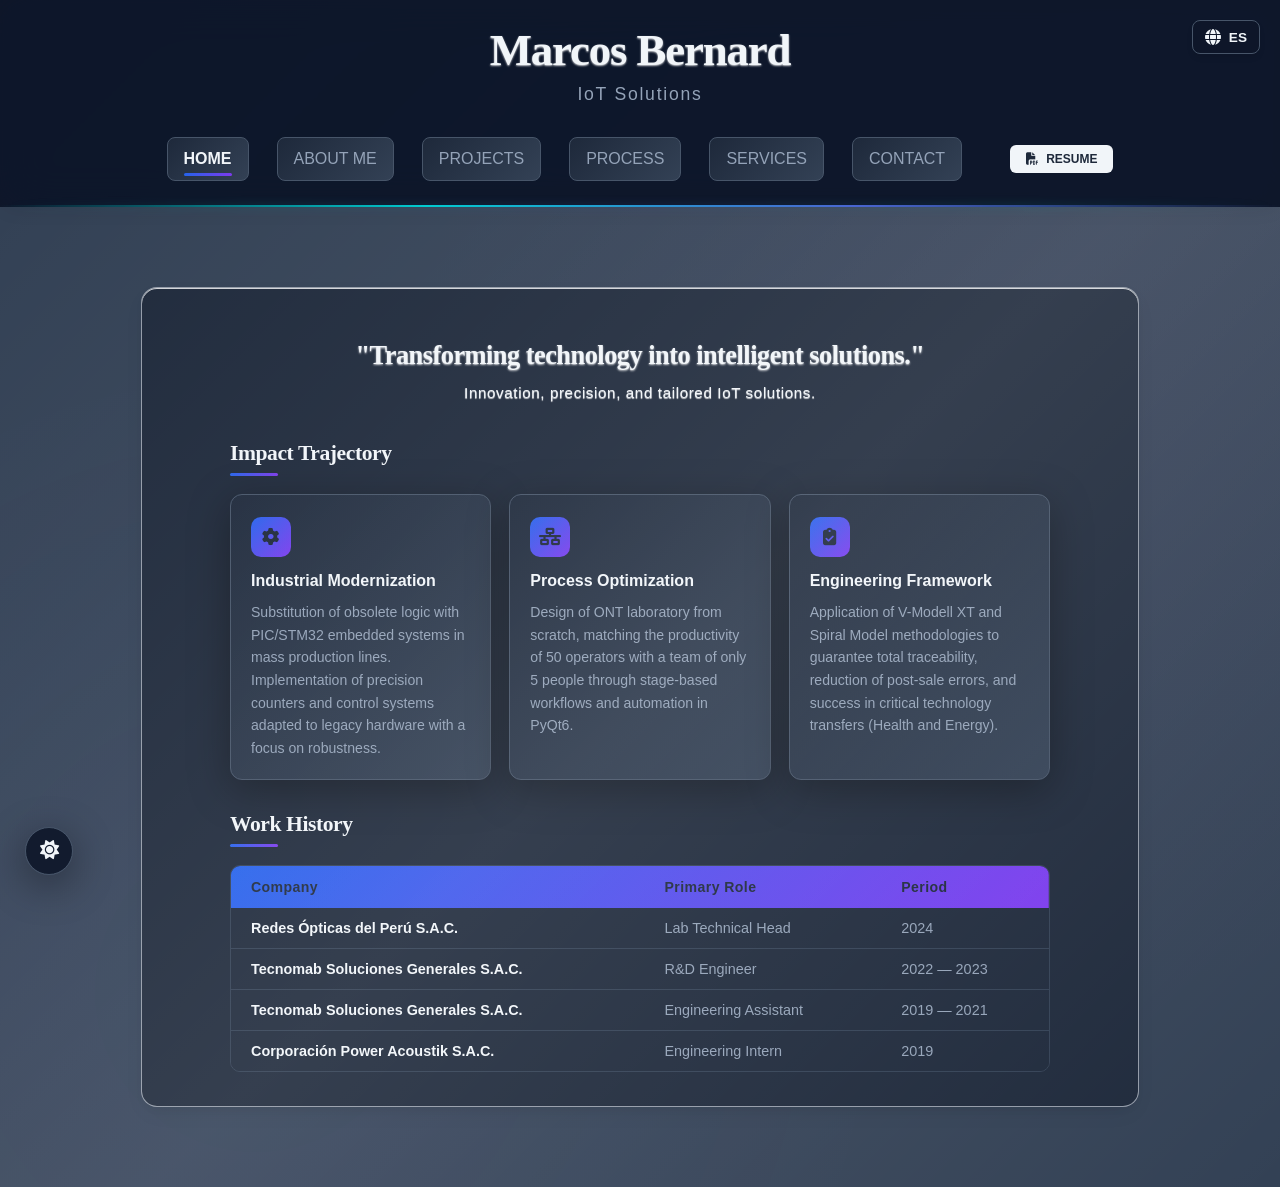
<file: docs/index.html>
<!DOCTYPE html>
<html lang="es" id="html-lang">

<head>
    <meta charset="UTF-8">
    <meta name="viewport" content="width=device-width, initial-scale=1.0">
    <link rel="stylesheet" href="https://cdnjs.cloudflare.com/ajax/libs/font-awesome/6.5.1/css/all.min.css">
    <!-- Estilos Modulares -->
    <link rel="stylesheet" href="css/global.css">
    <link rel="stylesheet" href="css/home.css">
    <link rel="stylesheet" href="css/about.css">
    <link rel="stylesheet" href="css/projects.css">
    <link rel="stylesheet" href="css/process.css">
    <link rel="stylesheet" href="css/services.css">
    <link rel="stylesheet" href="css/contact.css">
</head>

<body>
    <!-- OVERLAY PARA EL MENÚ MÓVIL -->
    <div id="menu-overlay" class="menu-overlay"></div>
    
    <!-- SECCIÓN SUPERIOR ESTÁTICA -->
    <div class="header-section">
        <div class="lang-toggle-fixed">
        <button id="lang-toggle" class="lang-btn">
            <i class="fa-solid fa-globe"></i>
            <span class="lang-text">EN</span>
        </button>
    </div>
    <h1 class="title">Marcos Bernard</h1>
    <p class="subtitle">IoT Solutions</p>
    <div class="header-controls-mobile">
        <button id="menu-toggle" class="menu-toggle-btn">
            <i class="fa-solid fa-bars"></i>
        </button>
    </div>
    
    <nav class="menu">
        <a href="#" class="menu-item active" data-target="home" data-i18n="menu_home">INICIO</a>
        <a href="#" class="menu-item" data-target="about" data-i18n="menu_about">SOBRE MÍ</a>
        <a href="#" class="menu-item" data-target="projects" data-i18n="menu_projects">PROYECTOS</a>
        <a href="#" class="menu-item" data-target="process" data-i18n="menu_process">PROCESO</a>
        <a href="#" class="menu-item" data-target="services" data-i18n="menu_services">SERVICIOS</a>
        <a href="#" class="menu-item" data-target="contact" data-i18n="menu_contact">CONTACTO</a>
        <a href="#" class="cv-button" id="resume-btn" data-i18n="resume_btn">
            <i class="fa-solid fa-file-pdf"></i> CV
        </a>
        </nav>
    </div>

    <!-- HERO / FRASE PRINCIPAL (Sustituye imagen por lema) -->
    <div class="image-section">
        <div class="content-container">
            <!-- HOME con lema + Trayectoria + Historial -->
            <div class="content-section active" id="home">
                <div class="home-panel">

                    <!-- HERO -->
                    <div class="home-hero">
                        <p class="home-hero-phrase" data-i18n="hero_phrase">"Transformando la tecnología en soluciones inteligentes."</p>
                        <p class="home-hero-sub" data-i18n="hero_sub">Innovación, precisión y soluciones IoT a tu medida.</p>
                    </div>

                    <!-- TRAYECTORIA DE IMPACTO -->
                    <div class="home-block">
                        <h2 class="home-block-title" data-i18n="impact_title">Trayectoria de Impacto</h2>
                        <div class="impact-grid">

                            <div class="impact-card">
                                <div class="impact-icon-wrap">
                                    <i class="fa-solid fa-gear"></i>
                                </div>
                                <h3 class="impact-card-title" data-i18n="industrial_mod_title">Modernización Industrial</h3>
                                <p class="impact-card-text" data-i18n="industrial_mod_text">
                                    Sustitución de lógica obsoleta por sistemas embebidos <strong>PIC/STM32</strong> en líneas de producción masiva. Implementación de contadores de precisión y sistemas de control adaptados a hardware legacy con enfoque en robustez.
                                </p>
                            </div>

                            <div class="impact-card">
                                <div class="impact-icon-wrap">
                                    <i class="fa-solid fa-network-wired"></i>
                                </div>
                                <h3 class="impact-card-title" data-i18n="process_opt_title">Optimización de Procesos</h3>
                                <p class="impact-card-text" data-i18n="process_opt_text">
                                    Diseño de laboratorio de ONTs desde cero, logrando equiparar la productividad de <strong>50 operarios con un equipo de solo 5 personas</strong> mediante flujos de trabajo por etapas y automatización en <strong>PyQt6</strong>.
                                </p>
                            </div>

                            <div class="impact-card">
                                <div class="impact-icon-wrap">
                                    <i class="fa-solid fa-clipboard-check"></i>
                                </div>
                                <h3 class="impact-card-title" data-i18n="eng_framework_title">Framework de Ingeniería</h3>
                                <p class="impact-card-text" data-i18n="eng_framework_text">
                                    Aplicación de metodologías <strong>V-Modell XT</strong> y <strong>Modelo Espiral</strong> para garantizar trazabilidad total, reducción de errores post-venta y éxito en transferencias tecnológicas críticas (Salud y Energía).
                                </p>
                            </div>

                        </div>
                    </div>

                    <div class="home-block">
                        <h2 class="home-block-title" data-i18n="work_history_title">Historial Laboral</h2>
                        <div class="home-table-wrap">
                            <table class="home-table">
                                <thead>
                                    <tr>
                                        <th data-i18n="company_header">Empresa</th>
                                        <th data-i18n="role_header">Rol Principal</th>
                                        <th data-i18n="period_header">Periodo</th>
                                    </tr>
                                </thead>
                                <tbody>
                                    <tr>
                                        <td><strong>Redes Ópticas del Perú S.A.C.</strong></td>
                                        <td data-i18n="lab_head">Jefatura Técnica de Lab</td>
                                        <td>2024</td>
                                    </tr>
                                    <tr>
                                        <td><strong>Tecnomab Soluciones Generales S.A.C.</strong></td>
                                        <td data-i18n="rd_engineer">Ingeniero de I+D</td>
                                        <td>2022 — 2023</td>
                                    </tr>
                                    <tr>
                                        <td><strong>Tecnomab Soluciones Generales S.A.C.</strong></td>
                                        <td data-i18n="eng_assistant">Asistente de Ingeniería</td>
                                        <td>2019 — 2021</td>
                                    </tr>
                                    <tr>
                                        <td><strong>Corporación Power Acoustik S.A.C.</strong></td>
                                        <td data-i18n="eng_intern">Pasante de Ingeniería</td>
                                        <td>2019</td>
                                    </tr>
                                </tbody>
                            </table>
                        </div>
                    </div>

                </div>
            </div>
            <!-- Otras secciones -->
            <div class="content-section" id="projects">
                <div class="projects-wrapper">
                    <!-- Global Phase Legend -->
                    <div class="phase-legend-container">
                        <button class="legend-toggle" onclick="toggleLegend()">
                            <i class="fa-solid fa-circle-info"></i> <span data-i18n="phase_guide">Guía de Fases</span> <i
                                class="fa-solid fa-chevron-down"></i>
                        </button>
                        <div class="phase-legend" id="global-legend">
                            <div class="legend-grid">
                                <div class="legend-item">
                                    <h4 data-i18n="phase_mvp_title"><span class="legend-dot status-MVP"></span> FASE 1: MVP</h4>
                                    <p data-i18n="phase_mvp_desc">Prototipo funcional de bajo costo. Validación de concepto con herramientas Open
                                        Source.</p>
                                </div>
                                <div class="legend-item">
                                    <h4 data-i18n="phase_spiral_title"><span class="legend-dot status-SPIRAL"></span> FASE 2: SPIRAL</h4>
                                    <p data-i18n="phase_spiral_desc">Desarrollo iterativo de campo. Análisis de viabilidad técnica y económica.</p>
                                </div>
                                <div class="legend-item">
                                    <h4 data-i18n="phase_vmodel_title"><span class="legend-dot status-V-MODEL"></span> FASE 3: V-MODEL</h4>
                                    <p data-i18n="phase_vmodel_desc">Estandarización y calidad industrial. Trazabilidad total y pruebas formales.</p>
                                </div>
                                <div class="legend-item">
                                    <h4 data-i18n="phase_developing_title"><span class="legend-dot status-DEVELOPING"></span> FASE: DEVELOPING</h4>
                                    <p data-i18n="phase_developing_desc">Proyecto en desarrollo activo. Integración de hardware y firmware.</p>
                                </div>
                                <div class="legend-item">
                                    <h4 data-i18n="phase_pending_title"><span class="legend-dot status-PENDING"></span> FASE: PENDING</h4>
                                    <p data-i18n="phase_pending_desc">Proyecto en espera de inicio o recursos. Definición de requerimientos iniciales.</p>
                                </div>
                            </div>
                        </div>
                    </div>

                    <div class="projects-container" id="projects-container">
                        <!-- Socket para renderizado dinámico -->
                        <div class="projects-loader">
                            <i class="fa-solid fa-spinner fa-spin"></i>
                            <p data-i18n="loading_projects">Cargando proyectos...</p>
                        </div>
                    </div>
                    </div>
                </div>
            <div class="content-section" id="services">
                <div class="services-panel">
                    <div class="home-block">
                        <h2 class="home-block-title" data-i18n="services_title">Servicios Especializados</h2>
                    <p class="process-text" style="text-align: center; max-width: 800px; margin: 0 auto 40px;" data-i18n="services_intro">
                        Ofrezco soluciones integrales de ingeniería, combinando el rigor del diseño industrial con la agilidad del prototipado moderno.
                    </p>
                    
                    <div class="impact-grid">
                        <div class="impact-card">
                            <div class="impact-icon-wrap">
                                <i class="fa-solid fa-microchip"></i>
                            </div>
                            <h3 class="impact-card-title" data-i18n="service_iot_title">Sistemas Embebidos & IoT</h3>
                            <p class="impact-card-text" data-i18n="service_iot_text">
                                Desarrollo de firmware robusto en <strong>C/C++</strong> y conectividad <strong>Edge-to-Cloud</strong>. Especialista en arquitecturas de bajo consumo y protocolos industriales.
                            </p>
                        </div>

                        <div class="impact-card">
                            <div class="impact-icon-wrap">
                                <i class="fa-solid fa-industry"></i>
                            </div>
                            <h3 class="impact-card-title" data-i18n="service_legacy_title">Modernización Legacy</h3>
                            <p class="impact-card-text" data-i18n="service_legacy_text">
                                Actualización de sistemas industriales antiguos (Retrofitting). Sustitución de lógica discreta por control digital inteligente sin cambiar la infraestructura base.
                            </p>
                        </div>

                        <div class="impact-card">
                            <div class="impact-icon-wrap">
                                <i class="fa-solid fa-layer-group"></i>
                            </div>
                            <h3 class="impact-card-title" data-i18n="service_pcb_title">Diseño de PCB (EDA)</h3>
                            <p class="impact-card-text" data-i18n="service_pcb_text">
                                Diseño profesional de circuitos impresos en <strong>KiCad</strong>. Desde el esquema hasta los archivos Gerber para fabricación masiva, priorizando la integridad de señal.
                            </p>
                        </div>

                        <div class="impact-card">
                            <div class="impact-icon-wrap">
                                <i class="fa-solid fa-file-contract"></i>
                            </div>
                            <h3 class="impact-card-title" data-i18n="service_consulting_title">Consultoría & V&V</h3>
                            <p class="impact-card-text" data-i18n="service_consulting_text">
                                Documentación técnica avanzada en <strong>LuaLaTeX</strong>. Pruebas de verificación y validación (V&V) bajo estándares de calidad industrial.
                            </p>
                        </div>
                    </div>
                </div>
            </div>
        </div>
            <div class="content-section" id="process">
                <div class="process-container">
                    
                    <!-- Header -->
                    <div class="process-header">
                        <h1 class="process-main-title" data-i18n="process_main_title">⚙️ Metodología de Ingeniería</h1>
                        <p class="process-subtitle">Framework de Maduración Híbrido v1.1</p>
                        <!-- <p class="process-update">📅 Última actualización: 5 de febrero de 2026</p> -->
                    </div>

                    <!-- Quote inspiracional -->
                    <div class="process-quote" data-i18n="process_quote">
                        "No diseñamos para que funcione una vez; diseñamos para que sea reproducible, eficiente y resiliente al entorno real."
                    </div>

                    <!-- Visión general -->
                    <p class="process-intro" data-i18n="process_intro">
                        Mi metodología no es lineal; es una <strong>progresión de tres estados</strong> que garantiza la transición exitosa desde la idea en el silicio hasta la estandarización industrial. Este flujo fue validado durante el desarrollo de mi tesis para la integración eficiente de Hardware, Firmware y Software.
                    </p>

                    <!-- Timeline de Fases -->
                    <div class="phases-timeline">
                        
                        <!-- FASE 1: MVP -->
                        <div class="phase-item phase-1">
                            <div class="phase-icon">
                                <i class="fa-solid fa-flask"></i>
                            </div>
                            <div class="phase-content">
                                <span class="phase-number">FASE 1</span>
                                <h2 class="phase-title" data-i18n="process_phase1_title">Prototipado Iterativo (MVP)</h2>
                                <p class="phase-objective" data-i18n="process_phase1_obj">Validación técnica de concepto al menor costo posible</p>
                                <ul class="phase-details">
                                    <li data-i18n="process_phase1_li1"><strong>Metodología:</strong> Ciclos rápidos de diseño, implementación y prueba (Iterative Prototyping)</li>
                                    <li data-i18n="process_phase1_li2"><strong>Herramientas:</strong> Uso de software Gratuito / Open Source para minimizar la inversión inicial</li>
                                    <li data-i18n="process_phase1_li3"><strong>Hardware/Firmware:</strong> Prototipado en PIC16F1939 con periféricos nativos (MSSP, I2C, Timer0)</li>
                                    <li data-i18n="process_phase1_li4"><strong>Estrategia:</strong> Enfoque en funcionalidad crítica (Happy Path) y comunicación Edge-to-Cloud</li>
                                </ul>
                            </div>
                        </div>

                        <!-- FASE 2: SPIRAL -->
                        <div class="phase-item phase-2">
                            <div class="phase-icon">
                                <i class="fa-solid fa-rotate"></i>
                            </div>
                            <div class="phase-content">
                                <span class="phase-number">FASE 2</span>
                                <h2 class="phase-title" data-i18n="process_phase2_title">Desarrollo de Campo (Modelo Espiral)</h2>
                                <p class="phase-objective" data-i18n="process_phase2_obj">Análisis de riesgos, viabilidad económica y robustez</p>
                                <ul class="phase-details">
                                    <li data-i18n="process_phase2_li1"><strong>Metodología:</strong> Aplicación del Modelo Espiral para evaluar cada iteración del MVP</li>
                                    <li data-i18n="process_phase2_li2"><strong>Acción de Ingeniería:</strong> Evaluación de Costo/Beneficio de las tecnologías utilizadas en el prototipo</li>
                                    <li data-i18n="process_phase2_li3"><strong>Análisis Crítico:</strong> ¿Las soluciones gratuitas son escalables? ¿El ruido industrial requiere componentes de grado profesional?</li>
                                    <li data-i18n="process_phase2_li4"><strong>Hardware:</strong> Optimización de consumo energético y diseño de PCB profesional en KiCad</li>
                                </ul>
                            </div>
                        </div>

                        <!-- FASE 3: V-MODEL -->
                        <div class="phase-item phase-3">
                            <div class="phase-icon">
                                <i class="fa-solid fa-check-double"></i>
                            </div>
                            <div class="phase-content">
                                <span class="phase-number">FASE 3</span>
                                <h2 class="phase-title" data-i18n="process_phase3_title">Estandarización (V-Modell XT)</h2>
                                <p class="phase-objective" data-i18n="process_phase3_obj">Calidad industrial, verificación formal y cierre de proyecto</p>
                                <ul class="phase-details">
                                    <li data-i18n="process_phase3_li1"><strong>Metodología:</strong> Implementación del estándar V-Modell XT para asegurar trazabilidad total del dato</li>
                                    <li data-i18n="process_phase3_li2"><strong>Verificación y Validación (V&V):</strong> Cada requerimiento validado sistemáticamente (desde el bit en el registro hasta la gráfica en el Dashboard)</li>
                                    <li data-i18n="process_phase3_li3"><strong>Documentación:</strong> Generación de manuales técnicos, certificados de funcionamiento y hojas de datos en LuaLaTeX</li>
                                    <li data-i18n="process_phase3_li4"><strong>Resultado:</strong> Un producto reproducible, documentado y listo para despliegue masivo</li>
                                </ul>
                            </div>
                        </div>

                    </div>

                    <!-- Sección de Tooling -->
                    <div class="tooling-section">
                        <h2 class="tooling-title" data-i18n="tooling_title">💻 Entorno de Ejecución (Tooling)</h2>
                        <p class="tooling-intro" data-i18n="tooling_intro">
                            La eficiencia de este proceso se apoya en una automatización profunda dentro de mi ecosistema Linux
                        </p>

                        <div class="tooling-grid">
                            <div class="tool-card">
                                <h4><i class="fa-solid fa-terminal"></i> <span data-i18n="tool_auto_title">Automatización</span></h4>
                                <p data-i18n="tool_auto_text">Uso de <strong>Fish Shell</strong> y <strong>Makefiles</strong> para flujos de compilación y quemado (pk2cmd) sin intervención manual</p>
                            </div>

                            <div class="tool-card">
                                <h4><i class="fa-solid fa-robot"></i> <span data-i18n="tool_ai_title">IA Asistida</span></h4>
                                <p data-i18n="tool_ai_text">Integración de <strong>Antigravity</strong> y <strong>Cursor</strong> para refactorización de código y análisis de lógica en tiempo real</p>
                            </div>

                            <div class="tool-card">
                                <h4><i class="fa-brands fa-git-alt"></i> <span data-i18n="tool_git_title">Control de Versiones</span></h4>
                                <p data-i18n="tool_git_text">Gestión consciente de estados de archivos en <strong>Git</strong> para mantener un historial de cambios granular durante las fases del modelo espiral</p>
                            </div>

                            <div class="tool-card">
                                <h4><i class="fa-solid fa-file-lines"></i> <span data-i18n="tool_doc_title">Documentación Viva</span></h4>
                                <p data-i18n="tool_doc_text">Sincronización entre <strong>Obsidian</strong> (notas de ingeniería) y el repositorio central del proyecto</p>
                            </div>
                        </div>
                    </div>

                </div>
            </div>
            <div class="content-section" id="about">
    <div class="about-container">
        <div class="about-content">

            <section class="about-section">
                <h2 class="about-title" data-i18n="about_profile_title">Perfil Profesional</h2>
                <p class="about-text" data-i18n="about_profile_text">
                    Ingeniero Electrónico con enfoque en <strong>desarrollo embebido, automatización e infraestructura IoT</strong>. 
                    Especialista en integrar hardware y software mediante metodologías industriales (V-Modell XT) para crear soluciones 
Scalables, desde el silicio hasta la inteligencia de datos en tiempo real.
                </p>
            </section>

            <section class="about-section">
                <h2 class="about-title" data-i18n="about_skills_title">Competencias Técnicas</h2>

                <div class="skills-lang">
                    <div class="skill-lang-item">
                        <div class="skill-lang-header"><span class="skill-lang-name">C (Embedded)</span><span class="skill-lang-pct">95%</span></div>
                        <div class="skill-lang-track"><div class="skill-lang-fill" style="width:95%"></div></div>
                    </div>
                    <div class="skill-lang-item">
                        <div class="skill-lang-header"><span class="skill-lang-name">Python (PyQt6 / Data)</span><span class="skill-lang-pct">90%</span></div>
                        <div class="skill-lang-track"><div class="skill-lang-fill" style="width:90%"></div></div>
                    </div>
                    <div class="skill-lang-item">
                        <div class="skill-lang-header"><span class="skill-lang-name">SQL / Power BI</span><span class="skill-lang-pct">75%</span></div>
                        <div class="skill-lang-track"><div class="skill-lang-fill" style="width:75%"></div></div>
                    </div>
                    <div class="skill-lang-item">
                        <div class="skill-lang-header"><span class="skill-lang-name">LuaLaTeX / Shell Script</span><span class="skill-lang-pct">70%</span></div>
                        <div class="skill-lang-track"><div class="skill-lang-fill" style="width:70%"></div></div>
                    </div>
                </div>

                <div class="skills-grid">
                    <div class="skill-category">
                        <h3 class="skill-category-title"><i class="fa-solid fa-microchip"></i> <span data-i18n="skill_cat_embedded">Embedded / IoT</span></h3>
                        <p class="skill-items">
                            <span class="tag-active">ESP32</span> <span class="tag-active">STM32</span> 
                            <span class="tag-active">PIC16/dsPIC</span> <span class="tag-prev">AVR</span>
                        </p>
                        <p class="skill-items">MQTT · Bluetooth · UART · I2C · SPI</p>
                    </div>
                    <div class="skill-category">
                        <h3 class="skill-category-title"><i class="fa-solid fa-robot"></i> <span data-i18n="skill_cat_ai">AI-Assisted Dev</span></h3>
                        <p class="skill-items"><span class="tag-active">Antigravity IDE</span> <span class="tag-active">Cursor</span></p>
                        <p class="skill-items" data-i18n="skill_ai_desc">Integración de LLMs (Gemini/Claude) para optimización de lógica y refactorización.</p>
                    </div>
                    <div class="skill-category">
                        <h3 class="skill-category-title"><i class="fa-solid fa-terminal"></i> <span data-i18n="skill_cat_toolstack">Toolstack & OS</span></h3>
                        <p class="skill-items"><span class="tag-active">Fedora</span> <span class="tag-active">EndeavourOS</span> <span class="tag-active">Git</span></p>
                        <p class="skill-items">Fish Shell · Makefiles · Bash Scripting</p>
                    </div>
                    <div class="skill-category">
                        <h3 class="skill-category-title"><i class="fa-solid fa-language"></i> <span data-i18n="skill_lang_title">Idiomas</span></h3>
                        <p class="skill-items"><strong data-i18n="skill_lang_en">Inglés:</strong> <span data-i18n="skill_lang_en_level">Nivel B1 (TOEFL ITP: 507)</span></p>
                        <p class="skill-items" data-i18n="skill_lang_desc">Traducción técnica y preventa estratégica.</p>
                    </div>
                </div>

                <div class="skills-legend">
                    <span class="legend-label"><span class="tag-active" data-i18n="skill_legend_active">Uso activo</span> <span data-i18n="skill_legend_active_desc">Herramienta actual</span></span>
                    <span class="legend-label"><span class="tag-prev" data-i18n="skill_legend_prev">Previa</span> <span data-i18n="skill_legend_prev_desc">Experiencia anterior</span></span>
                </div>
            </section>

            <section class="about-section">
                <h2 class="about-title" data-i18n="about_philosophy_title">Filosofía de Trabajo</h2>
                <blockquote class="philosophy-quote" data-i18n="about_philosophy_quote">
                    "La robustez industrial nace de la trazabilidad y el rigor metodológico."
                </blockquote>
                <ul class="philosophy-list">
                    <li data-i18n="phil_li1">Validación sistemática (V&V)</li>
                    <li data-i18n="phil_li2">Documentación técnica de precisión</li>
                    <li data-i18n="phil_li3">Sostenibilidad de hardware legacy</li>
                    <li data-i18n="phil_li4">Eficiencia operativa mediante IA</li>
                </ul>
            </section>
        </div>
    </div>
</div>
        <div class="content-section" id="contact">
            <div class="contact-panel">
                <div class="home-block">
                    <h2 class="home-block-title" data-i18n="contact_title">Conectemos</h2>
                    <p class="process-text" style="text-align: center; margin-bottom: 30px;" data-i18n="contact_intro">
                        ¿Tienes un proyecto de IoT en mente o quieres profundizar en los detalles técnicos de mi
                        trayectoria?
                        Estoy disponible para colaborar.
                    </p>

                    <div class="contact-grid">
                        <!-- Top Row: GitHub -->
                        <a href="https://github.com/MarcosBernardC" target="_blank"
                            class="impact-card contact-link-card contact-info-card">
                            <div class="impact-icon-wrap">
                                <i class="fa-brands fa-github"></i>
                            </div>
                            <div class="contact-info-content">
                                <h3 class="impact-card-title">GitHub</h3>
                                <p class="impact-card-text">@MarcosBernardC</p>
                            </div>
                        </a>

                        <!-- Top Row: Location -->
                        <div class="impact-card contact-info-card">
                            <div class="impact-icon-wrap">
                                <i class="fa-solid fa-location-dot"></i>
                            </div>
                            <div class="contact-info-content">
                                <h3 class="impact-card-title" data-i18n="contact_location_title">Ubicación</h3>
                                <p class="impact-card-text" data-i18n="contact_location_text">Monterrico, Lima - Perú</p>
                            </div>
                        </div>

                        <!-- Bottom Row: Form -->
                        <form action="https://formspree.io/f/XXXXX" method="POST" class="impact-card contact-form-card">
                            <h3 class="impact-card-title form-title" data-i18n="contact_form_title">Envíame un Mensaje</h3>
                            
                            <div class="form-row">
                                <div class="form-group">
                                    <label for="name" class="sr-only">Nombre</label>
                                    <input type="text" id="name" name="name" placeholder="Tu Nombre" required class="form-input" data-i18n-placeholder="contact_form_name">
                                </div>

                                <div class="form-group">
                                    <label for="email" class="sr-only">Email</label>
                                    <input type="email" id="email" name="_replyto" placeholder="tu@email.com" required class="form-input" data-i18n-placeholder="contact_form_email">
                                </div>
                            </div>

                            <div class="form-group">
                                <label for="message" class="sr-only">Mensaje</label>
                                <textarea id="message" name="message" rows="3" placeholder="¿Cómo puedo ayudarte?" required class="form-input" data-i18n-placeholder="contact_form_msg"></textarea>
                            </div>

                            <div class="form-footer">
                                <button type="submit" class="cv-button submit-btn">
                                    <i class="fa-solid fa-paper-plane"></i> <span data-i18n="contact_form_send">ENVIAR MENSAJE</span>
                                </button>
                            </div>
                        </form>
                    </div>
                </div>
            </div>
        </div>


        <!-- Agenda Modal Removed -->

        <!-- PDF Modal -->
    <div id="pdf-modal" class="pdf-modal-overlay">
        <div class="pdf-modal-content">
            <button class="pdf-close-btn">&times;</button>
            <iframe id="pdf-frame" src="" frameborder="0"></iframe>
        </div>
    </div>

    <!-- Theme Toggle Fixed Left -->
    <button id="theme-toggle" class="theme-toggle-fixed">
        <i class="fa-solid fa-moon"></i>
    </button>

    <script type="module" src="js/main.js"></script>
</body>

</html>
</file>
<file: css/global.css>
/* ========================================
   Variables CSS - Paleta Elegante Neutra
   ======================================== */
:root {
  --dark-charcoal: #1a202c;
  --medium-gray: #2d3748;
  --slate-gray: #4a5568;
  --light-gray: #718096;
  --very-light-gray: #a0aec0;
  --lighter-gray: #edf2f7;
  --border-gray: #e2e8f0;

  /* Whites / Backgrounds */
  --pure-white: #ffffff;
  --off-white: #f8fafc;
  --light-cream: #f7fafc;

  /* Accents */
  --accent-blue: #4c63d2;
  --accent-purple: #5b3b99;
  --accent-green: #059669;

  /* Shadows */
  --shadow-light: 0 1px 2px rgba(0, 0, 0, 0.03);
  --shadow-medium: 0 4px 6px rgba(0, 0, 0, 0.05);
  --shadow-heavy: 0 8px 25px rgba(0, 0, 0, 0.1);

  --transition: all 0.25s ease;

  /* Process Colors */
  --mvp-color: #059669; /* Verde esmeralda */
  --spiral-color: #2563eb; /* Azul cobalto */
  --vmodel-color: #7c3aed; /* Púrpura */

  /* Progress Palette */
  --prog-coral: #FF7F50;     /* 0% - 20% */
  --prog-amber: #FFBF00;     /* 21% - 50% */
  --prog-cobalt: #2563eb;    /* 51% - 85% */
  --prog-turquoise: #00CED1; /* 86% - 99% */
  --prog-forest: #228B22;    /* 100% */
}

/* ========================================
   Reset y Base
   ======================================== */
* {
  margin: 0;
  padding: 0;
  box-sizing: border-box;
}

/* Prevent iOS Zoom */
input,
select,
textarea {
  font-size: 16px !important;
}

html {
  scroll-behavior: smooth;
}

body {
  min-height: 100vh;
  display: flex;
  flex-direction: column;
  font-family: "Inter", sans-serif;
  color: var(--dark-charcoal);
  background: linear-gradient(135deg, #f8fafc 0%, #f1f5f9 100%);
}

/* Allow scroll on small heights/widths to prevent squashing */
@media (max-height: 700px), (max-width: 480px) {
  body {
    overflow-y: auto;
    height: auto;
    min-height: 100vh;
  }
}

/* ========================================
   Header
   ======================================== */
.header-section {
  position: sticky;
  top: 0;
  z-index: 1000;
  background-color: var(--pure-white);
  background: linear-gradient(135deg, var(--pure-white), var(--off-white));
  display: flex;
  flex-direction: column;
  justify-content: center;
  align-items: center;
  padding: 20px;
  border-bottom: 1px solid var(--border-gray);
  box-shadow:
    0 4px 6px -1 rgba(0, 0, 0, 0.05),
    0 2px 4px -1 rgba(0, 0, 0, 0.03),
    inset 0 1px 0 rgba(255, 255, 255, 0.8);
}

.header-section::after {
  content: "";
  position: absolute;
  bottom: -4px;
  left: 0;
  width: 100%;
  height: 4px;
  background: linear-gradient(
    90deg,
    transparent 0%,
    rgba(102, 126, 234, 0.08) 20%,
    rgba(118, 75, 162, 0.08) 50%,
    rgba(102, 126, 234, 0.08) 80%,
    transparent 100%
  );
  filter: blur(0.5px);
}

.title {
  font-size: 2.8rem;
  font-weight: 600;
  font-family: "Playfair Display", serif;
  margin-bottom: 8px;
  letter-spacing: -0.025em;
  text-shadow:
    0 1px 2px rgba(255, 255, 255, 0.8),
    0 1px 3px rgba(0, 0, 0, 0.05);
}

.subtitle {
  font-size: 1.1rem;
  font-weight: 400;
  margin-bottom: 32px;
  letter-spacing: 0.1em;
  color: var(--slate-gray);
  text-shadow:
    0 1px 1px rgba(255, 255, 255, 0.8),
    0 1px 2px rgba(0, 0, 0, 0.03);
}

/* ========================================
   Menu
   ======================================== */
.menu {
  display: flex;
  align-items: center;
  flex-wrap: wrap;
  gap: 28px;
}

.menu-item {
  font-size: 1rem;
  font-weight: 500;
  padding: 12px 16px;
  color: var(--light-gray);
  text-decoration: none;
  position: relative;
  transition: var(--transition);
  border-radius: 8px;
  background: linear-gradient(135deg, var(--pure-white), var(--off-white));
  box-shadow:
    var(--shadow-light),
    0 1px 3px rgba(0, 0, 0, 0.02),
    inset 0 1px 0 rgba(255, 255, 255, 0.8);
}

.menu-item:hover {
  color: var(--medium-gray);
  transform: translateY(-1px);
  box-shadow:
    0 4px 8px rgba(0, 0, 0, 0.06),
    0 2px 4px rgba(0, 0, 0, 0.04),
    inset 0 1px 0 rgba(255, 255, 255, 0.9);
}

.menu-item::after {
  content: "";
  position: absolute;
  bottom: 4px;
  left: 16px;
  width: calc(100% - 32px);
  height: 3px;
  background: linear-gradient(90deg, var(--accent-blue), var(--accent-purple));
  border-radius: 2px;
  opacity: 0;
  transform: scaleX(0);
  transform-origin: left center;
  transition:
    opacity 0.3s ease-out,
    transform 0.4s cubic-bezier(0.25, 0.8, 0.25, 1);
}

.menu-item:hover::after,
.menu-item.active::after {
  opacity: 1;
  transform: scaleX(1);
}

.menu-item.active {
  color: var(--dark-charcoal);
  font-weight: 600;
}

.cv-button {
  display: inline-flex;
  align-items: center;
  gap: 8px;
  padding: 6px 15px;
  background-color: var(--dark-charcoal);
  color: var(--pure-white) !important;
  border-radius: 6px;
  font-size: 0.75rem;
  font-weight: 700;
  text-decoration: none;
  transition: all 0.3s ease;
  margin-left: 20px;
  border: 1px solid transparent;
}

.cv-button:hover {
  background-color: transparent;
  color: var(--dark-charcoal) !important;
  border-color: var(--dark-charcoal);
  transform: translateY(-2px);
}

/* ========================================
   Common Content Containers
   ======================================== */
.image-section {
  background: linear-gradient(
    135deg,
    var(--lighter-gray) 0%,
    var(--border-gray) 100%
  );
  display: flex;
  justify-content: center;
  align-items: flex-start;
  position: relative;
}

.image-section::before {
  content: "";
  position: absolute;
  top: 0;
  left: 0;
  right: 0;
  bottom: 0;
  background:
    radial-gradient(
      circle at 20% 80%,
      rgba(102, 126, 234, 0.04) 0%,
      transparent 50%
    ),
    radial-gradient(
      circle at 80% 20%,
      rgba(118, 75, 162, 0.04) 0%,
      transparent 50%
    );
  pointer-events: none;
}

.image-section::after {
  content: "";
  position: absolute;
  top: 0;
  left: 0;
  width: 100%;
  height: 100%;
  background: linear-gradient(
    135deg,
    transparent 0%,
    rgba(255, 255, 255, 0.1) 50%,
    transparent 100%
  );
  pointer-events: none;
}

.content-container {
  width: 100%;
  height: 100%;
  position: relative;
}

.content-section {
  position: absolute;
  top: 0;
  left: 0;
  width: 100%;
  min-height: 100%;
  opacity: 0;
  transform: translateY(20px);
  transition:
    opacity 0.5s ease,
    transform 0.5s ease;
  pointer-events: none;

  display: flex;
  justify-content: center;
  align-items: center;
}

.content-section.active {
  opacity: 1;
  transform: translateY(0);
  pointer-events: all;
}

/* ========================================
   Common Components (Impact Cards)
   ======================================== */
.impact-grid {
  display: grid;
  grid-template-columns: repeat(3, 1fr);
  gap: 18px;
}

.impact-card {
  background: linear-gradient(135deg, var(--off-white), var(--lighter-gray));
  border: 1px solid var(--border-gray);
  border-radius: 12px;
  padding: 22px 20px 20px;
  transition: var(--transition);
  position: relative;
  overflow: hidden;
}

.impact-card::before {
  content: "";
  position: absolute;
  top: 0;
  left: 0;
  right: 0;
  height: 3px;
  background: linear-gradient(90deg, var(--accent-blue), var(--accent-purple));
  opacity: 0;
  transition: opacity 0.3s ease;
}

.impact-card:hover {
  transform: translateY(-3px);
  box-shadow: 0 6px 18px rgba(0, 0, 0, 0.08);
  border-color: rgba(76, 99, 210, 0.25);
}

.impact-card:hover::before {
  opacity: 1;
}

.impact-icon-wrap {
  width: 40px;
  height: 40px;
  border-radius: 10px;
  background: linear-gradient(135deg, var(--accent-blue), var(--accent-purple));
  display: flex;
  align-items: center;
  justify-content: center;
  margin-bottom: 14px;
}

.impact-icon-wrap i {
  color: var(--pure-white);
  font-size: 1.1rem;
}

.impact-card-title {
  font-size: 1rem;
  font-weight: 600;
  color: var(--dark-charcoal);
  margin-bottom: 10px;
  line-height: 1.3;
}

.impact-card-text {
  font-size: 0.88rem;
  line-height: 1.6;
  color: var(--slate-gray);
  margin: 0;
}

.impact-card-text strong {
  color: var(--dark-charcoal);
  font-weight: 600;
}

.tag-active,
.badge {
  display: inline-block;
  padding: 6px 14px; /* Standardize specific to some badges */
  border-radius: 20px;
  font-size: 0.75rem;
  font-weight: 700;
  border: 1px solid transparent;
}
.tag-active {
  padding: 3px 10px; /* From about section override */
}

/* ========================================
   Common Responsive
   ======================================== */
@media (max-width: 768px) {
  .title {
    font-size: 2.2rem;
  }
  .subtitle {
    font-size: 1rem;
    margin-bottom: 24px;
  }
  .menu {
    gap: 16px;
    flex-wrap: wrap;
    justify-content: center;
  }
  .menu-item {
    font-size: 1.05rem;
    padding: 10px 14px;
  }
  .impact-grid {
    grid-template-columns: 1fr;
    gap: 14px;
  }
}

@media (max-width: 480px) {
  .header-section {
    height: auto;
    padding: 24px 16px;
  }
  .image-section {
    height: auto;
    flex: 1; /* Take remaining space */
  }
  .title {
    font-size: 1.8rem;
  }
  .subtitle {
    font-size: 0.9rem;
    margin-bottom: 24px;
  }
  .menu {
    display: grid;
    grid-template-columns: repeat(2, 1fr);
    gap: 10px;
    width: 100%;
    margin-bottom: 10px;
  }
  .menu-item {
    font-size: 0.9rem;
    padding: 10px 8px;
    min-height: 44px;
    display: flex;
    align-items: center;
    justify-content: center;
    text-align: center;
    width: 100%;
    margin: 0;
  }
  .cv-button {
    grid-column: 1 / -1; /* Spans full width */
    margin: 10px 0 0 0;
    justify-content: center;
    width: 100%;
    min-height: 44px;
  }

  .image-section {
    height: auto;
    min-height: 85vh; /* Ensure content area is tall enough */
    padding: 20px 0;
  }
  .content-section {
    align-items: flex-start; /* Prevent top cut-off on scroll */
    padding-top: 20px; /* Add some breathing room */
    height: auto; /* Let it grow */
    min-height: 100%;
    position: relative; /* Change from absolute to relative to stack? No, keeping absolute but letting it be tall */
    /* If absolute, strict 100% height clips it if parent is smaller than content? 
           But parent .image-section grows with content? No, .image-section has min-height.
           If content is taller than .image-section min-height, .image-section needs to grow.
           If .content-section is absolute, .image-section won't grow based on .content-section size.
           
           CRITICAL FIX: Change .content-section to position: relative on mobile so it pushes .image-section height! 
           But we have multiple .content-sections. Only the active one should be displayed relative?
           The others are hidden/opacity 0.
           If all are relative, they stack.
           We need only the active one to be relative (in flow) and others absolute (or hidden).
        */
  }
  .content-section.active {
    position: relative; /* Takes space in flow */
  }
  .content-section:not(.active) {
    display: none; /* Hide others to prevent stacking/spacing issues */
  }

  .contact-link {
    font-size: 0.9rem;
    padding: 10px 16px;
  }
  .impact-card {
    padding: 18px 16px 16px;
  }
}

/* ========================================
   PDF Viewer Modal
   ======================================== */
.pdf-modal-overlay {
  position: fixed;
  top: 0;
  left: 0;
  width: 100%;
  height: 100%;
  background-color: rgba(0, 0, 0, 0.6);
  backdrop-filter: blur(8px);
  -webkit-backdrop-filter: blur(8px);
  z-index: 1000;
  display: none; /* Hidden by default */
  justify-content: center;
  align-items: center;
  opacity: 0;
  transition: opacity 0.3s ease;
}

.pdf-modal-overlay.active {
  display: flex;
  opacity: 1;
}

.pdf-modal-content {
  position: relative;
  width: 90%;
  height: 90%;
  max-width: 1200px;
  background: white;
  border-radius: 8px;
  box-shadow: 0 4px 6px rgba(0, 0, 0, 0.1);
  overflow: hidden;
  transform: scale(0.95);
  transition: transform 0.3s ease;
}

.pdf-modal-overlay.active .pdf-modal-content {
  transform: scale(1);
}

.pdf-close-btn {
  position: absolute;
  top: 10px;
  right: 15px;
  background: rgba(255, 255, 255, 0.7);
  border: none;
  font-size: 2rem;
  line-height: 1;
  cursor: pointer;
  color: #333;
  z-index: 10;
  border-radius: 50%;
  width: 40px;
  height: 40px;
  display: flex;
  align-items: center;
  justify-content: center;
  transition: background 0.2s;
}

.pdf-close-btn:hover {
  background: rgba(255, 255, 255, 1);
}

#pdf-frame {
  width: 100%;
  height: 100%;
}

/* ========================================
   FIX DEFINITIVO: Espaciado Estandarizado Profesional
   Agregar al FINAL de css/global.css
   ======================================== */

/* Variables de Espaciado Profesional */
:root {
  --section-gap-desktop: 40px;
  --section-gap-tablet: 30px;
  --section-gap-mobile: 20px;
}

/* SOLUCIÓN BASE: Layout consistente */
.content-section {
  position: relative;
  width: 100%;
  height: auto;
  opacity: 0;
  display: none;
  transform: translateY(20px);
  transition:
    opacity 0.5s ease,
    transform 0.5s ease;
  pointer-events: none;
  padding: 0;
}

.content-section.active {
  opacity: 1;
  display: flex !important;
  justify-content: center;
  align-items: flex-start;
  transform: translateY(0);
  pointer-events: all;
}

/* Espaciado estandarizado para TODOS los paneles */
.home-panel,
.services-panel,
.contact-panel,
.about-container,
.process-container {
  margin: var(--section-gap-desktop) auto;
}

/* Asegurar centrado perfecto en desktop */
@media (min-width: 769px) {
  .image-section {
    display: flex;
    align-items: center;
    justify-content: center;
    padding: var(--section-gap-desktop) 0;
  }

  .content-container {
    width: 100%;
    height: 100%;
    display: flex;
    align-items: center;
    justify-content: center;
  }

  .content-section:not(.active) {
    display: none;
  }

  /* Ajuste específico para paneles con altura fija */
  .home-panel,
  .services-panel {
    width: 78%;
    max-width: 1200px;
  }

  .about-container,
  .process-container {
    width: 85%;
    max-width: 1200px;
  }
}

/* Tablet - Espaciado intermedio */
@media (max-width: 768px) {
  :root {
    --section-gap-desktop: var(--section-gap-tablet);
  }

  .image-section {
    padding: var(--section-gap-tablet) 0;
  }

  .home-panel,
  .services-panel,
  .about-container,
  .process-container {
    margin: var(--section-gap-tablet) auto;
  }
}

/* Mobile - Espaciado mínimo */
@media (max-width: 480px) {
  :root {
    --section-gap-desktop: var(--section-gap-mobile);
  }

  .image-section {
    min-height: 85vh;
    padding: var(--section-gap-mobile) 0;
  }

  .content-section.active {
    display: flex !important;
  }

  .content-section:not(.active) {
    display: none;
  }

  .home-panel,
  .services-panel,
  .about-container,
  .process-container {
    margin: var(--section-gap-mobile) auto;
    width: 95%;
  }
}

/* Fix específico para Contact que tenía padding-bottom problemático */
.contact-panel {
  padding-bottom: 0 !important;
  margin: var(--section-gap-desktop) auto;
}

/* Asegurar que Projects no se vea afectado */
.projects-wrapper {
  margin: var(--section-gap-desktop) auto;
}

/* ========================================
   Language Toggle Styles (Fixed Top Right)
   ======================================== */
.lang-toggle-fixed {
    position: absolute;
    top: 20px;
    right: 20px;
}

.lang-btn {
    background: rgba(255, 255, 255, 0.8);
    backdrop-filter: blur(10px);
    border: 1px solid var(--border-gray);
    color: var(--dark-charcoal);
    padding: 8px 12px;
    border-radius: 8px;
    cursor: pointer;
    font-size: 0.85rem;
    font-weight: 700;
    transition: var(--transition);
    box-shadow: var(--shadow-medium);
    display: flex;
    align-items: center;
    gap: 8px;
}

.lang-btn:hover {
    color: var(--accent-blue);
    border-color: var(--accent-blue);
    transform: translateY(-2px);
    box-shadow: var(--shadow-strong);
}

.lang-btn i {
    font-size: 1rem;
}

.lang-btn.active {
  background: var(--dark-charcoal);
  color: var(--pure-white);
  border-color: var(--dark-charcoal);
}

@media (max-width: 480px) {
    .lang-toggle-fixed {
        top: 15px;
        right: 15px;
    }
    .lang-btn {
        padding: 6px 10px;
        font-size: 0.75rem;
    }
}
</file>
<file: css/home.css>
/* ========================================
   Home Section
   ======================================== */
.home-panel {
    width: 78%;
    height: 78%;
    background: linear-gradient(145deg, var(--pure-white), var(--light-cream));
    border-radius: 16px;
    box-shadow:
        0 8px 25px -8px rgba(0, 0, 0, 0.1),
        0 4px 12px -4px rgba(0, 0, 0, 0.06),
        inset 0 1px 0 rgba(255, 255, 255, 0.8),
        inset 0 -1px 0 rgba(0, 0, 0, 0.02);
    border: 1px solid rgba(226, 232, 240, 0.6);
    overflow-y: auto;
    overflow-x: hidden;
    display: flex;
    flex-direction: column;
    align-items: center;
    padding: 38px 44px 34px;
    gap: 32px;
}

.home-panel::-webkit-scrollbar {
    width: 8px;
}

.home-panel::-webkit-scrollbar-track {
    background: var(--lighter-gray);
    border-radius: 4px;
}

.home-panel::-webkit-scrollbar-thumb {
    background: linear-gradient(180deg, var(--accent-blue), var(--accent-purple));
    border-radius: 4px;
}

/* ── Hero ── */
.home-hero {
    text-align: center;
    padding: 12px 0 8px;
}

.home-hero-phrase {
    font-family: 'Playfair Display', serif;
    font-size: 1.65rem;
    font-weight: 600;
    color: var(--dark-charcoal);
    letter-spacing: -0.02em;
    line-height: 1.35;
    text-shadow: 0 1px 2px rgba(255, 255, 255, 0.8);
    margin-bottom: 10px;
}

.home-hero-sub {
    font-size: 0.95rem;
    color: var(--very-light-gray);
    letter-spacing: 0.04em;
    text-shadow: 0 1px 1px rgba(255, 255, 255, 0.8);
}

/* ── Bloques genericos (título + contenido) ── */
.home-block {
    width: 100%;
    max-width: 820px;
}

.home-block-title {
    font-family: 'Playfair Display', serif;
    font-size: 1.35rem;
    font-weight: 600;
    color: var(--dark-charcoal);
    letter-spacing: -0.02em;
    margin-bottom: 18px;
    padding-bottom: 10px;
    position: relative;
}

.home-block-title::after {
    content: '';
    position: absolute;
    bottom: 0;
    left: 0;
    width: 48px;
    height: 3px;
    background: linear-gradient(90deg, var(--accent-blue), var(--accent-purple));
    border-radius: 2px;
}

/* ── Tabla Historial ── */
.home-table-wrap {
    width: 100%;
    overflow-x: auto;
    border-radius: 10px;
    border: 1px solid var(--border-gray);
    box-shadow: var(--shadow-light);
}

.home-table {
    width: 100%;
    border-collapse: collapse;
    background: var(--pure-white);
    font-family: 'Inter', sans-serif;
}

.home-table thead {
    background: linear-gradient(135deg, var(--accent-blue), var(--accent-purple));
}

.home-table th {
    color: var(--pure-white);
    text-align: left;
    padding: 13px 20px;
    font-size: 0.88rem;
    font-weight: 600;
    letter-spacing: 0.03em;
}

.home-table td {
    padding: 12px 20px;
    font-size: 0.9rem;
    color: var(--slate-gray);
    border-bottom: 1px solid var(--border-gray);
}

.home-table td strong {
    color: var(--dark-charcoal);
    font-weight: 600;
}

.home-table tbody tr {
    transition: background 0.2s ease;
}

.home-table tbody tr:hover {
    background: rgba(76, 99, 210, 0.04);
}

.home-table tbody tr:last-child td {
    border-bottom: none;
}

/* Responsive */
@media (max-width: 768px) {
    .home-panel {
        width: 90%;
        height: 82%;
        padding: 28px 24px 24px;
        gap: 26px;
    }
    .home-hero-phrase {
        font-size: 1.35rem;
    }
}

@media (max-width: 480px) {
    .home-panel {
        width: 95%;
        height: 98%; /* Maximize usage of the container */
        padding: 20px 16px 18px;
        gap: 22px;
    }
    .home-hero-phrase {
        font-size: 1.15rem;
    }
    .home-block-title {
        font-size: 1.1rem;
    }
    
    /* Mobile Table - Card Style */
    .home-table, .home-table thead, .home-table tbody, .home-table th, .home-table td, .home-table tr { 
        display: block; 
    }
    
    .home-table thead { 
        display: none; 
    }
    
    .home-table tr { 
        margin-bottom: 15px; 
        border: 1px solid var(--border-gray); 
        border-radius: 8px; 
        overflow: hidden; 
    }
    
    .home-table td { 
        border-bottom: 1px solid var(--lighter-gray); 
        position: relative; 
        padding-left: 45%; 
        text-align: right; 
        display: flex;
        justify-content: flex-end;
        align-items: center;
        min-height: 40px;
    }
    
    .home-table td:last-child {
        border-bottom: none;
    }

    .home-table td::before { 
        position: absolute;
        left: 15px;
        width: 40%; 
        white-space: nowrap; 
        text-align: left; 
        font-weight: 600;
        color: var(--dark-charcoal);
        top: 50%;
        transform: translateY(-50%);
    }

    /* Labels via CSS generated content */
    .home-table td:nth-of-type(1)::before { content: "Empresa"; }
    .home-table td:nth-of-type(2)::before { content: "Rol"; }
    .home-table td:nth-of-type(3)::before { content: "Periodo"; }
}
</file>
<file: css/about.css>
/* ========================================
   About Section
   ======================================== */
.about-container {
    width: 85%;
    height: 85%;
    background: linear-gradient(145deg, var(--pure-white), var(--light-cream));
    border-radius: 16px;
    box-shadow: 0 8px 25px -8 rgba(0, 0, 0, 0.1), 0 4px 12px -4 rgba(0, 0, 0, 0.06), 0 2px 6px -2 rgba(0, 0, 0, 0.04), inset 0 1px 0 rgba(255, 255, 255, 0.8), inset 0 -1px 0 rgba(0, 0, 0, 0.02);
    border: 1px solid rgba(226, 232, 240, 0.6);
    overflow-y: auto;
    overflow-x: hidden;
    padding: 40px 50px;
    position: relative;
}

.about-container::-webkit-scrollbar {
    width: 8px;
}

.about-container::-webkit-scrollbar-track {
    background: var(--lighter-gray);
    border-radius: 4px;
}

.about-container::-webkit-scrollbar-thumb {
    background: linear-gradient(180deg, var(--accent-blue), var(--accent-purple));
    border-radius: 4px;
}

.about-container::-webkit-scrollbar-thumb:hover {
    background: linear-gradient(180deg, var(--accent-purple), var(--accent-blue));
}

.about-content {
    max-width: 900px;
    margin: 0 auto;
}

.about-section {
    margin-bottom: 45px;
}

.about-section:last-child {
    margin-bottom: 0;
}

.about-title {
    font-family: 'Playfair Display', serif;
    font-size: 1.8rem;
    font-weight: 600;
    color: var(--dark-charcoal);
    margin-bottom: 20px;
    letter-spacing: -0.02em;
    position: relative;
    padding-bottom: 12px;
}

.about-title::after {
    content: '';
    position: absolute;
    bottom: 0;
    left: 0;
    width: 60px;
    height: 3px;
    background: linear-gradient(90deg, var(--accent-blue), var(--accent-purple));
    border-radius: 2px;
}

.about-text {
    font-size: 1rem;
    line-height: 1.7;
    color: var(--slate-gray);
    margin-bottom: 16px;
    text-align: justify;
}

.about-text strong {
    color: var(--dark-charcoal);
    font-weight: 600;
}

/* Skills Grid */
.skills-grid {
    display: grid;
    grid-template-columns: repeat(auto-fit, minmax(280px, 1fr));
    gap: 20px;
    margin-top: 25px;
}

.skill-category {
    background: linear-gradient(135deg, var(--off-white), var(--lighter-gray));
    padding: 20px;
    border-radius: 12px;
    border: 1px solid var(--border-gray);
    transition: var(--transition);
}

.skill-category:hover {
    transform: translateY(-2px);
    box-shadow: 0 4px 12px rgba(0, 0, 0, 0.08);
    border-color: rgba(76, 99, 210, 0.3);
}

.skill-category-title {
    font-size: 0.95rem;
    font-weight: 600;
    color: var(--dark-charcoal);
    margin-bottom: 10px;
    letter-spacing: 0.02em;
}

.skill-category-title i {
    color: var(--accent-blue);
    margin-right: 6px;
    font-size: 0.9rem;
}

.skill-items {
    font-size: 0.9rem;
    line-height: 1.6;
    color: var(--slate-gray);
    margin: 0;
}

/* Barras de lenguajes */
.skills-lang {
    display: grid;
    grid-template-columns: repeat(2, 1fr);
    gap: 14px 32px;
    margin-bottom: 28px;
}

.skill-lang-item {
    display: flex;
    flex-direction: column;
    gap: 6px;
}

.skill-lang-header {
    display: flex;
    justify-content: space-between;
    align-items: baseline;
}

.skill-lang-name {
    font-size: 0.92rem;
    font-weight: 600;
    color: var(--dark-charcoal);
}

.skill-lang-pct {
    font-size: 0.8rem;
    color: var(--very-light-gray);
    font-weight: 500;
}

.skill-lang-track {
    width: 100%;
    height: 5px;
    background: var(--lighter-gray);
    border-radius: 3px;
    overflow: hidden;
}

.skill-lang-fill {
    height: 100%;
    border-radius: 3px;
    background: linear-gradient(90deg, var(--accent-blue), var(--accent-purple));
}

/* Tags activo / previa */
.tag-active,
.tag-prev {
    display: inline-block;
    font-size: 0.82rem;
    font-weight: 600;
    padding: 3px 10px;
    border-radius: 20px;
    margin-right: 4px;
}

.tag-active {
    background: linear-gradient(135deg, rgba(76, 99, 210, 0.12), rgba(91, 59, 153, 0.1));
    color: var(--accent-blue);
    border: 1px solid rgba(76, 99, 210, 0.25);
}

.tag-prev {
    background: rgba(160, 174, 192, 0.15);
    color: var(--light-gray);
    border: 1px solid rgba(160, 174, 192, 0.3);
}

/* Leyenda de tags */
.skills-legend {
    display: flex;
    gap: 24px;
    margin-top: 18px;
    padding-top: 14px;
    border-top: 1px solid var(--border-gray);
}

.legend-label {
    font-size: 0.82rem;
    color: var(--light-gray);
    display: flex;
    align-items: center;
    gap: 8px;
}

/* Philosophy */
.philosophy-quote {
    font-family: 'Playfair Display', serif;
    font-size: 1.3rem;
    font-style: italic;
    color: var(--medium-gray);
    margin: 20px 0 25px 0;
    padding: 25px 30px;
    background: linear-gradient(135deg, var(--off-white), var(--lighter-gray));
    border-left: 4px solid var(--accent-purple);
    border-radius: 8px;
    position: relative;
    line-height: 1.6;
}

.philosophy-quote::before {
    content: '"';
    font-size: 3rem;
    color: var(--accent-purple);
    opacity: 0.2;
    position: absolute;
    top: 10px;
    left: 15px;
    font-family: 'Playfair Display', serif;
}

.philosophy-list {
    list-style: none;
    padding: 0;
    margin: 0;
}

.philosophy-list li {
    font-size: 1rem;
    color: var(--slate-gray);
    padding: 10px 0 10px 30px;
    position: relative;
    line-height: 1.6;
}

.philosophy-list li::before {
    content: '→';
    position: absolute;
    left: 0;
    color: var(--accent-blue);
    font-weight: 600;
}

/* Responsive */
@media (max-width: 768px) {
    .about-container {
        width: 92%;
        height: 80%;
        padding: 30px 25px;
    }
    .about-title {
        font-size: 1.5rem;
    }
    .skills-grid {
        grid-template-columns: 1fr;
        gap: 15px;
    }
    .skills-lang {
        grid-template-columns: 1fr;
        gap: 12px;
    }
    .philosophy-quote {
        font-size: 1.1rem;
        padding: 20px;
    }
}

@media (max-width: 480px) {
    .about-container {
        width: 95%;
        height: 98%; /* Maximize usage */
        padding: 20px 16px; /* Reduced side padding */
    }
    .about-section {
        margin-bottom: 35px;
    }
    .about-title {
        font-size: 1.3rem;
        margin-bottom: 15px;
    }
    .about-text {
        font-size: 0.9rem;
    }
    .skill-category {
        padding: 15px;
    }
    .skill-category-title {
        font-size: 0.9rem;
    }
    .skill-items {
        font-size: 0.85rem;
    }
    .skills-lang {
        gap: 10px;
    }
    .skill-lang-name {
        font-size: 0.88rem;
    }
    .skills-legend {
        flex-direction: column;
        gap: 8px;
    }
    .philosophy-quote {
        font-size: 1rem;
        padding: 18px;
        margin: 15px 0 20px 0;
    }
}
</file>
<file: css/projects.css>
/* ========================================
   Projects Section
   ======================================== */
.projects-wrapper {
  max-width: 1200px;
  width: 100%;
  margin: 0 auto;
  position: relative;
  padding: 0 20px;
}

.projects-container {
  width: 100%;
  display: grid;
  grid-template-columns: repeat(auto-fit, 340px);
  justify-content: center;
  gap: 40px;
  padding: 20px 0;
  transition: all 0.5s cubic-bezier(0.4, 0, 0.2, 1);
}

/* Interaction: Scale down cards when legend is open */
.projects-wrapper.legend-open .projects-container {
  transform: scale(0.95) translateY(10px);
  opacity: 0.6;
  filter: blur(1px);
}

.project-card {
  background: linear-gradient(145deg, var(--pure-white), var(--light-cream));
  border-radius: 16px;
  padding: 30px;
  width: 100%; /* Let grid control width */
  max-width: 340px;
  box-shadow:
    0 10px 15px -3px rgba(0, 0, 0, 0.05),
    0 4px 6px -2px rgba(0, 0, 0, 0.025),
    inset 0 1px 0 rgba(255, 255, 255, 0.8),
    inset 0 -1px 0 rgba(0, 0, 0, 0.02);
  border: 1px solid rgba(226, 232, 240, 0.8);
  transition: var(--transition);
  position: relative;
  overflow: hidden;
  display: flex;
  flex-direction: column;
}

.project-card:hover {
  transform: translateY(-5px);
  box-shadow:
    0 20px 25px -5px rgba(0, 0, 0, 0.1),
    0 10px 10px -5px rgba(0, 0, 0, 0.04);
}

/* Card Header & Icon */
.card-header {
  margin-bottom: 20px;
}

.card-icon {
  font-size: 2rem;
  color: var(--dark-charcoal);
  background: -webkit-linear-gradient(
    135deg,
    var(--dark-charcoal),
    var(--slate-gray)
  );
  background-clip: text;
  -webkit-background-clip: text;
  -webkit-text-fill-color: transparent;
  filter: drop-shadow(0 2px 4px rgba(0, 0, 0, 0.1));
}

/* Card Title */
.card-title {
  font-family: "Playfair Display", serif;
  font-size: 1.5rem;
  font-weight: 600;
  color: var(--dark-charcoal);
  margin-bottom: 12px;
  line-height: 1.3;
  letter-spacing: -0.01em;
}

/* Card Description */
.card-description {
  font-family: "Inter", sans-serif;
  font-size: 0.95rem;
  color: var(--slate-gray);
  line-height: 1.6;
  margin-bottom: 24px;
}

/* Badges */
.card-badges {
  display: flex;
  flex-wrap: wrap;
  gap: 8px;
  margin-bottom: 30px;
}

.badge {
  display: inline-block;
  padding: 6px 12px;
  background-color: #f1f5f9;
  color: #334155;
  border-radius: 9999px;
  font-size: 0.75rem;
  font-weight: 600;
  letter-spacing: 0.025em;
  border: 1px solid var(--border-gray);
  transition: var(--transition);
}

.badge:hover {
  background-color: var(--button-bg-hover, #e2e8f0);
  color: var(--dark-charcoal);
}

/* Progress Bar */
.progress-section {
  width: 100%;
  margin-bottom: 20px;
}

.progress-label {
  display: flex;
  justify-content: space-between;
  margin-bottom: 8px;
  font-size: 0.8rem;
  color: var(--slate-gray);
  font-weight: 500;
}

.progress-track {
  width: 100%;
  height: 6px;
  background-color: var(--lighter-gray);
  border-radius: 999px;
  overflow: hidden;
  position: relative;
}

.progress-fill {
  height: 100%;
  background: linear-gradient(90deg, var(--accent-blue), var(--accent-purple));
  border-radius: 999px;
  transition: width 1s ease-out;
  position: relative;
}

.progress-fill::after {
  content: "";
  position: absolute;
  top: 0;
  left: 0;
  bottom: 0;
  right: 0;
  background: linear-gradient(
    90deg,
    rgba(255, 255, 255, 0) 0%,
    rgba(255, 255, 255, 0.3) 50%,
    rgba(255, 255, 255, 0) 100%
  );
  transform: translateX(-100%);
  animation: shimmer 2s infinite;
}

/* Phase Legend (Global) */
.phase-legend-container {
  width: 100%;
  margin: 0 0 10px 0;
  display: flex;
  flex-direction: column;
  align-items: flex-end;
  position: relative;
  z-index: 20;
}

.legend-toggle {
  background: transparent;
  border: 1px solid var(--border-gray);
  padding: 8px 16px;
  border-radius: 20px;
  font-size: 0.85rem;
  color: var(--slate-gray);
  font-weight: 600;
  cursor: pointer;
  transition: all 0.3s ease;
  display: inline-flex;
  align-items: center;
  gap: 8px;
  position: relative;
  z-index: 21;
  background: var(--off-white);
}

.legend-toggle:hover {
  background: var(--pure-white);
  color: var(--dark-charcoal);
  box-shadow: 0 2px 4px rgba(0, 0, 0, 0.05);
}

.legend-toggle i {
  transition: transform 0.3s ease;
}

.legend-toggle.active i {
  transform: rotate(180deg);
}

.phase-legend {
  width: 100%;
  max-height: 0;
  overflow: hidden;
  transition:
    max-height 0.4s ease-out,
    opacity 0.4s ease-out;
  opacity: 0;
  text-align: left;
  margin-top: 10px;
  position: absolute;
  top: 100%;
  right: 0;
  z-index: 20;
}

.phase-legend.active {
  max-height: 300px;
  opacity: 1;
}

.legend-grid {
  display: grid;
  grid-template-columns: repeat(auto-fit, minmax(180px, 1fr));
  gap: 15px;
  background: var(--pure-white);
  padding: 20px;
  border-radius: 12px;
  border: 1px solid var(--border-gray);
  box-shadow: 0 4px 6px -1px rgba(0, 0, 0, 0.05);
}

.legend-item h4 {
  font-size: 0.85rem;
  margin-bottom: 5px;
  display: flex;
  align-items: center;
  gap: 8px;
}

.legend-dot {
  width: 10px;
  height: 10px;
  border-radius: 50%;
  display: inline-block;
}

.legend-dot.mvp {
  background-color: #059669;
}
.legend-dot.spiral {
  background-color: #2563eb;
}
.legend-dot.developing {
  background-color: #f1c40f;
}
.legend-dot.vmodel {
  background-color: #7c3aed;
}

.legend-item p {
  font-size: 0.8rem;
  color: var(--slate-gray);
  line-height: 1.4;
  margin-left: 18px;
}

/* Inline Collapsible Schedule */
.progress-details {
  max-height: 0;
  overflow: hidden;
  transition: max-height 0.4s ease-out;
  opacity: 0;
}

.progress-details.active {
  max-height: 400px;
  opacity: 1;
  margin-bottom: 15px;
  margin-top: 10px;
}

.checklist {
  list-style: none;
  padding: 0;
  margin: 0;
}

.checklist-item {
  display: flex;
  justify-content: space-between;
  align-items: center;
  padding: 8px 0;
  border-bottom: 1px solid var(--lighter-gray);
  font-size: 0.85rem;
  color: var(--slate-gray);
}

.checklist-item:last-child {
  border-bottom: none;
}

.checklist-info {
  display: flex;
  align-items: center;
  gap: 8px;
}

.checklist-icon {
  font-size: 0.9rem;
  width: 16px;
  text-align: center;
}

.checklist-icon.done {
  color: var(--accent-green);
}
.checklist-icon.pending {
  color: var(--lighter-gray);
}
.checklist-icon.in-progress {
  color: #f39c12;
}

.checklist-text {
  font-weight: 500;
  color: var(--dark-charcoal);
}

.checklist-date {
  font-size: 0.75rem;
  color: var(--slate-gray);
  opacity: 0.8;
}

.details-toggle {
  width: 100%;
  background: transparent;
  border: 1px solid var(--border-gray);
  padding: 8px;
  border-radius: 8px;
  font-size: 0.8rem;
  color: var(--dark-charcoal);
  font-weight: 600;
  cursor: pointer;
  transition: all 0.3s ease;
  display: flex;
  justify-content: center;
  align-items: center;
  gap: 8px;
  margin-top: auto;
}

.details-toggle:hover {
  background: var(--lighter-gray);
  color: var(--dark-charcoal);
}

.details-toggle i {
  transition: transform 0.3s ease;
}
.details-toggle.active i {
  transform: rotate(180deg);
}

@keyframes shimmer {
  100% {
    transform: translateX(100%);
  }
}

/* Status Badges */
.status-badge {
  position: absolute;
  top: 20px;
  right: 20px;
  padding: 6px 12px;
  border-radius: 20px;
  font-size: 0.7rem;
  font-weight: 700;
  text-transform: uppercase;
  letter-spacing: 0.05em;
  backdrop-filter: blur(4px);
  box-shadow: 0 2px 4px rgba(0, 0, 0, 0.05);
  z-index: 10;
}

.status-MVP {
  background-color: rgba(16, 185, 129, 0.1);
  color: #059669;
  border: 1px solid rgba(16, 185, 129, 0.2);
}

.status-SPIRAL {
  background-color: rgba(59, 130, 246, 0.1);
  color: #2563eb;
  border: 1px solid rgba(59, 130, 246, 0.2);
}

.status-DEVELOPING {
  background-color: rgba(241, 196, 15, 0.15);
  color: #9a7d0a;
  border: 1px solid rgba(241, 196, 15, 0.3);
}

.status-V-MODEL {
  background-color: rgba(139, 92, 246, 0.1);
  color: #7c3aed;
  border: 1px solid rgba(139, 92, 246, 0.2);
}

.status-PENDING {
  background-color: rgba(100, 116, 139, 0.1);
  color: #64748b;
  border: 1px solid rgba(100, 116, 139, 0.2);
}

@media (max-width: 480px) {
  .project-card {
    width: 100%;
    max-width: 340px;
    margin: 0 auto;
  }
}
</file>
<file: css/process.css>
/* ========================================
   Process Section
   ======================================== */
.process-container {
    width: 85%;
    height: 85%;
    background: linear-gradient(145deg, var(--pure-white), var(--light-cream));
    border-radius: 16px;
    box-shadow: 0 8px 25px -8 rgba(0, 0, 0, 0.1), 0 4px 12px -4 rgba(0, 0, 0, 0.06), 0 2px 6px -2 rgba(0, 0, 0, 0.04), inset 0 1px 0 rgba(255, 255, 255, 0.8), inset 0 -1px 0 rgba(0, 0, 0, 0.02);
    border: 1px solid rgba(226, 232, 240, 0.6);
    overflow-y: auto;
    overflow-x: hidden;
    padding: 40px 50px;
    position: relative;
    max-width: 1200px;
    margin: 0 auto;
}

.process-container::-webkit-scrollbar {
    width: 8px;
}

.process-container::-webkit-scrollbar-track {
    background: var(--lighter-gray);
    border-radius: 4px;
}

.process-container::-webkit-scrollbar-thumb {
    background: linear-gradient(180deg, var(--accent-blue), var(--accent-purple));
    border-radius: 4px;
}

.process-container::-webkit-scrollbar-thumb:hover {
    background: linear-gradient(180deg, var(--accent-purple), var(--accent-blue));
}

.process-content {
    max-width: 900px;
    margin: 0 auto;
}

/* Quote inspiracional */
.process-quote {
    background: linear-gradient(145deg, var(--pure-white), var(--light-cream));
    border-left: 4px solid var(--vmodel-color);
    padding: 25px 30px;
    margin: 40px auto;
    max-width: 900px;
    font-style: italic;
    border-radius: 12px;
    box-shadow: 0 4px 6px -1px rgba(0, 0, 0, 0.05);
    border: 1px solid rgba(226, 232, 240, 0.8);
    color: var(--dark-charcoal);
    font-size: 1.05rem;
    line-height: 1.7;
}

.process-intro {
    text-align: center;
    margin: 40px auto;
    max-width: 900px;
    font-size: 1.05rem;
    line-height: 1.8;
    color: var(--slate-gray);
    font-family: "Inter", sans-serif;
}

/* Timeline Vertical */
.phases-timeline {
    position: relative;
    padding: 40px 0;
    margin: 60px 0;
}

.phases-timeline::before {
    content: '';
    position: absolute;
    left: 50%;
    top: 0;
    bottom: 0;
    width: 2px;
    background: linear-gradient(to bottom, 
        var(--mvp-color) 0%, 
        var(--mvp-color) 33%, 
        var(--spiral-color) 33%, 
        var(--spiral-color) 66%, 
        var(--vmodel-color) 66%, 
        var(--vmodel-color) 100%
    );
    transform: translateX(-50%);
}

.phase-item {
    display: flex;
    margin-bottom: 80px;
    position: relative;
}

.phase-item:last-child {
    margin-bottom: 0;
}

.phase-item:nth-child(even) {
    flex-direction: row-reverse;
}

.phase-content {
    width: 45%;
    background: linear-gradient(145deg, var(--pure-white), var(--light-cream));
    padding: 30px;
    border-radius: 16px;
    box-shadow: 
        0 10px 15px -3px rgba(0, 0, 0, 0.05),
        0 4px 6px -2px rgba(0, 0, 0, 0.025);
    border: 1px solid rgba(226, 232, 240, 0.8);
    transition: all 0.3s ease;
}

.phase-content:hover {
    transform: translateY(-5px);
    box-shadow: 
        0 20px 25px -5px rgba(0, 0, 0, 0.1),
        0 10px 10px -5px rgba(0, 0, 0, 0.04);
}

.phase-item:nth-child(even) .phase-content {
    margin-left: auto;
}

/* Phase Icons */
.phase-icon {
    position: absolute;
    left: 50%;
    top: 20px;
    transform: translateX(-50%);
    width: 70px;
    height: 70px;
    border-radius: 50%;
    display: flex;
    align-items: center;
    justify-content: center;
    font-size: 1.8rem;
    color: white;
    z-index: 2;
    box-shadow: 0 4px 12px rgba(0, 0, 0, 0.15);
    border: 4px solid var(--pure-white);
}

.phase-1 .phase-icon { background: linear-gradient(135deg, var(--mvp-color), #10b981); }
.phase-2 .phase-icon { background: linear-gradient(135deg, var(--spiral-color), #3b82f6); }
.phase-3 .phase-icon { background: linear-gradient(135deg, var(--vmodel-color), #8b5cf6); }

/* Phase Numbers */
.phase-number {
    display: inline-block;
    padding: 6px 14px;
    border-radius: 20px;
    font-size: 0.8rem;
    font-weight: 700;
    margin-bottom: 12px;
    text-transform: uppercase;
    letter-spacing: 0.05em;
    font-family: "Inter", sans-serif;
}

.phase-1 .phase-number { 
    background-color: rgba(5, 150, 105, 0.1);
    color: var(--mvp-color);
    border: 1px solid rgba(5, 150, 105, 0.2);
}

.phase-2 .phase-number { 
    background-color: rgba(37, 99, 235, 0.1);
    color: var(--spiral-color);
    border: 1px solid rgba(37, 99, 235, 0.2);
}

.phase-3 .phase-number { 
    background-color: rgba(124, 58, 237, 0.1);
    color: var(--vmodel-color);
    border: 1px solid rgba(124, 58, 237, 0.2);
}

.phase-title {
    font-family: "Playfair Display", serif;
    font-size: 1.5rem;
    font-weight: 700;
    margin: 10px 0 15px 0;
    color: var(--dark-charcoal);
    letter-spacing: -0.01em;
}

.phase-objective {
    font-family: "Inter", sans-serif;
    font-size: 1rem;
    color: var(--slate-gray);
    margin-bottom: 20px;
    font-weight: 500;
    font-style: italic;
}

/* Phase Details List */
.phase-details {
    list-style: none;
    padding: 0;
    margin: 20px 0 0 0;
}

.phase-details li {
    padding: 10px 0;
    padding-left: 28px;
    position: relative;
    font-size: 0.95rem;
    line-height: 1.7;
    color: var(--slate-gray);
    font-family: "Inter", sans-serif;
    border-left: 2px solid transparent;
    transition: all 0.2s ease;
}

.phase-details li:hover {
    border-left-color: var(--lighter-gray);
    padding-left: 32px;
}

.phase-details li::before {
    content: '▸';
    position: absolute;
    left: 8px;
    font-size: 0.9rem;
    transition: all 0.2s ease;
}

.phase-1 .phase-details li::before { color: var(--mvp-color); }
.phase-2 .phase-details li::before { color: var(--spiral-color); }
.phase-3 .phase-details li::before { color: var(--vmodel-color); }

.phase-details li strong {
    color: var(--dark-charcoal);
    font-weight: 600;
}

/* Tooling Section */
.tooling-section {
    margin-top: 80px;
    background: linear-gradient(145deg, var(--pure-white), var(--light-cream));
    padding: 40px;
    border-radius: 16px;
    box-shadow: 
        0 10px 15px -3px rgba(0, 0, 0, 0.05),
        0 4px 6px -2px rgba(0, 0, 0, 0.025);
    border: 1px solid rgba(226, 232, 240, 0.8);
}

.tooling-title {
    font-family: "Playfair Display", serif;
    font-size: 2rem;
    font-weight: 700;
    margin-bottom: 15px;
    text-align: center;
    color: var(--dark-charcoal);
}

.tooling-intro {
    text-align: center;
    margin-bottom: 35px;
    color: var(--slate-gray);
    font-size: 1rem;
    font-family: "Inter", sans-serif;
}

.tooling-grid {
    display: grid;
    grid-template-columns: repeat(auto-fit, minmax(280px, 1fr));
    gap: 20px;
    margin-top: 30px;
}

.tool-card {
    background: rgba(255, 255, 255, 0.7);
    padding: 25px;
    border-radius: 12px;
    border-left: 4px solid var(--spiral-color);
    border: 1px solid var(--border-gray);
    transition: all 0.3s ease;
    box-shadow: 0 2px 4px rgba(0, 0, 0, 0.03);
}

.tool-card:hover {
    background: var(--pure-white);
    transform: translateY(-3px);
    box-shadow: 0 8px 12px rgba(0, 0, 0, 0.08);
    border-left-color: var(--mvp-color);
}

.tool-card h4 {
    margin: 0 0 12px 0;
    font-size: 1.1rem;
    display: flex;
    align-items: center;
    gap: 10px;
    color: var(--dark-charcoal);
    font-family: "Inter", sans-serif;
    font-weight: 600;
}

.tool-card h4 i {
    color: var(--spiral-color);
    font-size: 1.3rem;
}

.tool-card p {
    margin: 0;
    font-size: 0.9rem;
    color: var(--slate-gray);
    line-height: 1.6;
    font-family: "Inter", sans-serif;
}

.tool-card p strong {
    color: var(--dark-charcoal);
    font-weight: 600;
}

/* Responsive */
@media (max-width: 768px) {
    .process-container {
        width: 92%;
        height: 80%;
        padding: 30px 25px;
    }
    .phases-timeline::before {
        left: 30px;
    }
    .phase-item, .phase-item:nth-child(even) {
        flex-direction: column;
    }
    .phase-content {
        width: 100%;
        margin-left: 0 !important;
        margin-top: 40px;
    }
    .phase-icon {
        left: 30px;
        width: 60px;
        height: 60px;
        font-size: 1.5rem;
    }
    .tooling-grid {
        grid-template-columns: 1fr;
    }
}

@media (max-width: 480px) {
    .process-container {
        width: 95%;
        height: 98%;
        padding: 20px 16px;
    }
}
</file>
<file: css/services.css>
/* ========================================
   Services Section
   ======================================== */
/* Reuses .home-block, .impact-grid, .impact-card from global.css */

.process-text {
    font-size: 1rem;
    line-height: 1.7;
    color: var(--slate-gray);
    text-align: justify;
}

/* Services Panel - Matches Home Panel */
.services-panel {
    width: 78%;
    height: 78%;
    background: linear-gradient(145deg, var(--pure-white), var(--light-cream));
    border-radius: 16px;
    box-shadow:
        0 8px 25px -8px rgba(0, 0, 0, 0.1),
        0 4px 12px -4px rgba(0, 0, 0, 0.06),
        inset 0 1px 0 rgba(255, 255, 255, 0.8),
        inset 0 -1px 0 rgba(0, 0, 0, 0.02);
    border: 1px solid rgba(226, 232, 240, 0.6);
    overflow-y: auto;
    overflow-x: hidden;
    display: flex;
    flex-direction: column;
    align-items: center;
    padding: 38px 44px 34px;
    gap: 32px;
}

/* Custom Scrollbar */
.services-panel::-webkit-scrollbar {
    width: 8px;
}

.services-panel::-webkit-scrollbar-track {
    background: var(--lighter-gray);
    border-radius: 4px;
}

.services-panel::-webkit-scrollbar-thumb {
    background: linear-gradient(180deg, var(--accent-blue), var(--accent-purple));
    border-radius: 4px;
}

/* Responsive */
@media (max-width: 768px) {
    .services-panel {
        width: 90%;
        height: 82%;
        padding: 28px 24px 24px;
        gap: 26px;
    }
}

@media (max-width: 480px) {
    .services-panel {
        width: 95%;
        height: 85%; /* Slightly taller on mobile */
        padding: 20px 16px 18px;
        gap: 22px;
    }
}
</file>
<file: css/contact.css>
/* ========================================
   Contact Section
   ======================================== */
.contact-panel {
    display: flex;
    justify-content: center;
    align-items: center;
    width: 100%;
    min-height: 100%;
    padding-bottom: 50px;
}

.contact-grid {
    display: grid;
    grid-template-columns: 1fr 1fr;
    gap: 18px;
    width: 100%;
}

/* Info Cards (Compact) */
.contact-info-card {
    display: flex;
    align-items: center;
    padding: 16px 20px; /* Reduced vertical padding */
    gap: 16px;
    min-height: 100%;
}

.contact-info-card .impact-icon-wrap {
    margin-bottom: 0; /* Remove bottom margin for side-by-side layout */
    width: 36px;
    height: 36px;
    flex-shrink: 0;
}

.contact-info-content {
    display: flex;
    flex-direction: column;
}

.contact-info-card .impact-card-title {
    margin-bottom: 2px;
    font-size: 0.95rem;
}

.contact-info-card .impact-card-text {
    font-size: 0.85rem;
    color: var(--slate-gray);
}

.contact-link-card {
    text-decoration: none;
    color: inherit;
}

.contact-link-card:hover {
    border-color: var(--accent-blue);
    cursor: pointer;
}

/* Form Specific Styles */
.contact-form-card {
    grid-column: 1 / -1; /* Full width */
    display: flex;
    flex-direction: column;
    gap: 16px;
    padding: 24px 28px;
}

.form-title {
    margin-bottom: 4px;
    font-size: 1.1rem;
    color: var(--dark-charcoal);
    border-bottom: 2px solid var(--accent-purple);
    display: inline-block;
    width: fit-content;
    padding-bottom: 4px;
}

.form-row {
    display: flex;
    gap: 16px;
}

.form-group {
    width: 100%;
}

.sr-only {
    position: absolute;
    width: 1px;
    height: 1px;
    padding: 0;
    margin: -1px;
    overflow: hidden;
    clip: rect(0, 0, 0, 0);
    white-space: nowrap;
    border: 0;
}

.form-input {
    width: 100%;
    padding: 12px 14px;
    font-size: 16px; /* Prevents iOS zoom */
    font-family: 'Inter', sans-serif;
    color: var(--dark-charcoal);
    background-color: var(--pure-white);
    border: 1px solid #eee;
    border-radius: 8px;
    transition: var(--transition);
    outline: none;
}

.form-input::placeholder {
    color: var(--very-light-gray);
    font-size: 0.9rem;
}

.form-input:focus {
    border-color: var(--accent-purple);
    box-shadow: 0 0 0 3px rgba(91, 59, 153, 0.1);
}

textarea.form-input {
    resize: vertical;
    min-height: 100px;
}

.form-footer {
    display: flex;
    justify-content: flex-end; /* Align to right */
    margin-top: 4px;
}

.submit-btn {
    width: auto; /* Adjust width to content */
    padding: 10px 24px;
    font-size: 0.9rem;
    cursor: pointer;
    border: none;
    margin-left: 0;
    text-transform: uppercase;
    letter-spacing: 0.05em;
    display: inline-flex;
    align-items: center;
    gap: 8px;
}

.submit-btn:hover {
    transform: translateY(-2px);
    box-shadow: 0 4px 12px rgba(0, 0, 0, 0.15);
}

/* Responsive */
@media (max-width: 768px) {
    .contact-grid {
        grid-template-columns: 1fr;
        gap: 14px;
    }
    
    .form-row {
        flex-direction: column;
        gap: 12px;
    }
    
    .contact-form-card {
        padding: 20px 16px;
    }
    
    .form-footer {
        justify-content: center; /* Center button on mobile */
    }
    
    .submit-btn {
        width: 100%;
    }
}
</file>
<file: docs/css/global.css>
/* ========================================
   Variables CSS - Paleta Elegante Neutra
   ======================================== */
:root {
  /* --- Functional Theme Variables (Light) --- */
  --bg-main: linear-gradient(135deg, #f8fafc 0%, #f1f5f9 100%);
  --bg-card: linear-gradient(135deg, var(--off-white), var(--lighter-gray));
  --bg-header: linear-gradient(135deg, var(--pure-white), var(--off-white));
  --text-primary: var(--dark-charcoal);
  --text-secondary: var(--slate-gray);
  --border-main: var(--border-gray);
  --border-subtle: #f1f5f9;
  --progress-track-bg: var(--lighter-gray);
  --glass-bg: rgba(255, 255, 255, 0.9);
  --card-shadow: var(--shadow-medium);

  /* Base Tokens - Light Theme */
  --dark-charcoal: #1e293b;
  --slate-gray: #64748b;
  --border-gray: #e2e8f0;
  --pure-white: #ffffff;
  --off-white: #f8fafc;
  --lighter-gray: #f1f5f9;
  --shadow-medium: 0 4px 6px -1px rgba(0, 0, 0, 0.1);

  /* Progress Palette - Restoration */
  --prog-coral: #FF7F50;     /* 0% - 20% */
  --prog-amber: #FFBF00;     /* 21% - 50% */
  --prog-cobalt: #2563eb;    /* 51% - 85% */
  --prog-turquoise: #00CED1; /* 86% - 99% */
  --prog-forest: #228B22;    /* 100% */
  
  /* Fallbacks */
  --accent-blue: #2563eb;
  --accent-purple: #7c3aed;
  --accent-green: #059669;

  /* Process Phase Colors */
  --mvp-color: #fbbf24;    /* Warm Amber/Yellow */
  --spiral-color: #a855f7; /* Vibrant Purple */
  --vmodel-color: #10b981; /* Fresh Emerald Green */
  --light-cream: #fdfbf7;  /* Soft cream for contrast */
}

/* ========================================
   Dark Theme - Midnight Palette
   ======================================== */
body.dark-theme {
  --bg-main: linear-gradient(135deg, #0f172a 0%, #1e293b 100%);
  --bg-card: linear-gradient(135deg, #1e293b, #334155);
  --bg-header: linear-gradient(135deg, #0f172a, #1e293b);
  --text-primary: #f1f5f9;  /* Blanco grisáceo fresco */
  --text-secondary: #94a3b8; /* Gris azulado suave */
  --border-main: #475569;   /* Visible grey line */
  --border-subtle: #334155; /* Hidden grey line */
  --progress-track-bg: #334155;
  --glass-bg: rgba(15, 23, 42, 0.92);
  --card-shadow: 0 10px 40px rgba(0, 0, 0, 0.4);
  
  /* Overrides for specific color tokens */
  --dark-charcoal: #f1f5f9;
  --slate-gray: #94a3b8;
  --border-gray: #334155;
  --pure-white: #1e293b;
  --off-white: #0f172a;
  --lighter-gray: #334155;
  --light-cream: #1e293b; /* Dark equivalent */

  /* Process Overrides - Dark Premium */
  --mvp-color: #f59e0b;
  --spiral-color: #a855f7;
  --vmodel-color: #34d399;
}

/* ========================================
   Reset y Base
   ======================================== */
* {
  margin: 0;
  padding: 0;
  box-sizing: border-box;
}

/* Prevent iOS Zoom */
input,
select,
textarea {
  font-size: 16px !important;
}

html {
  scroll-behavior: smooth;
}

body {
  min-height: 100vh;
  display: flex;
  flex-direction: column;
  font-family: "Inter", sans-serif;
  color: var(--text-primary);
  background: var(--bg-main);
  transition: background 0.4s cubic-bezier(0.4, 0, 0.2, 1), 
              color 0.4s cubic-bezier(0.4, 0, 0.2, 1);
}

/* Allow scroll on small heights/widths to prevent squashing */
@media (max-height: 700px), (max-width: 480px) {
  body {
    overflow-y: auto;
    height: auto;
    min-height: 100vh;
  }
}

/* ========================================
   Header
   ======================================== */
.header-section {
  position: sticky;
  top: 0;
  z-index: 1000;
  background: var(--glass-bg);
  backdrop-filter: blur(20px) saturate(180%);
  -webkit-backdrop-filter: blur(20px) saturate(180%);
  display: flex;
  flex-direction: column;
  justify-content: center;
  align-items: center;
  padding: 24px 20px;
  border-bottom: 2px solid transparent;
  border-image: linear-gradient(90deg, transparent, #00ced1, #4c63d2, transparent) 1;
  box-shadow: 0 4px 20px -5px rgba(0, 0, 0, 0.1);
  transition: background 0.4s ease, border-image 0.4s ease;
}

.header-controls-mobile {
  display: none;
}

.header-section::after {
  content: "";
  position: absolute;
  bottom: -2px;
  left: 0;
  width: 100%;
  height: 2px;
  background: linear-gradient(
    90deg,
    transparent 0%,
    rgba(0, 206, 209, 0.3) 20%,
    rgba(76, 99, 210, 0.3) 50%,
    rgba(0, 206, 209, 0.3) 80%,
    transparent 100%
  );
  filter: blur(4px);
  pointer-events: none;
}

/* OVERLAY PARA EL MENÚ MÓVIL */
.menu-overlay {
  position: fixed;
  top: 0;
  left: 0;
  width: 100%;
  height: 100%;
  background: rgba(0, 0, 0, 0.4);
  backdrop-filter: blur(8px);
  -webkit-backdrop-filter: blur(8px);
  z-index: 999;
  opacity: 0;
  visibility: hidden;
  transition: opacity 0.4s ease, visibility 0.4s ease;
}

.header-section.menu-open ~ .image-section,
.header-section.menu-open ~ .content-container {
  pointer-events: none;
  filter: blur(4px);
  transition: filter 0.4s ease;
}

body.menu-active .menu-overlay {
  opacity: 1;
  visibility: visible;
}

body.menu-active {
  overflow: hidden; /* Evita el scroll cuando el menú está abierto */
}

.title {
  font-size: 2.8rem;
  font-weight: 600;
  font-family: "Playfair Display", serif;
  margin-bottom: 8px;
  letter-spacing: -0.025em;
  text-shadow:
    0 1px 2px rgba(255, 255, 255, 0.8),
    0 1px 3px rgba(0, 0, 0, 0.05);
}

.subtitle {
  font-size: 1.1rem;
  font-weight: 400;
  margin-bottom: 32px;
  letter-spacing: 0.1em;
  color: var(--text-secondary);
  transition: color 0.4s ease;
}

/* ========================================
   Menu
   ======================================== */
.menu {
  display: flex;
  align-items: center;
  flex-wrap: wrap;
  gap: 28px;
}

.menu-item {
  font-size: 1rem;
  font-weight: 500;
  padding: 12px 16px;
  color: var(--text-secondary);
  text-decoration: none;
  position: relative;
  transition: var(--transition);
  border-radius: 8px;
  background: var(--bg-card);
  border: 1px solid var(--border-main);
  box-shadow: var(--shadow-light);
}

.menu-item:hover {
  color: var(--medium-gray);
  transform: translateY(-1px);
  box-shadow:
    0 4px 8px rgba(0, 0, 0, 0.06),
    0 2px 4px rgba(0, 0, 0, 0.04),
    inset 0 1px 0 rgba(255, 255, 255, 0.9);
}

.menu-item::after {
  content: "";
  position: absolute;
  bottom: 4px;
  left: 16px;
  width: calc(100% - 32px);
  height: 3px;
  background: linear-gradient(90deg, var(--accent-blue), var(--accent-purple));
  border-radius: 2px;
  opacity: 0;
  transform: scaleX(0);
  transform-origin: left center;
  transition:
    opacity 0.3s ease-out,
    transform 0.4s cubic-bezier(0.25, 0.8, 0.25, 1);
}

.menu-item:hover::after,
.menu-item.active::after {
  opacity: 1;
  transform: scaleX(1);
}

.menu-item.active {
  color: var(--dark-charcoal);
  font-weight: 600;
}

.cv-button {
  display: inline-flex;
  align-items: center;
  gap: 8px;
  padding: 6px 15px;
  background-color: var(--dark-charcoal);
  color: var(--pure-white) !important;
  border-radius: 6px;
  font-size: 0.75rem;
  font-weight: 700;
  text-decoration: none;
  transition: all 0.3s ease;
  margin-left: 20px;
  border: 1px solid transparent;
}

.cv-button:hover {
  background-color: transparent;
  color: var(--dark-charcoal) !important;
  border-color: var(--dark-charcoal);
  transform: translateY(-2px);
}

/* ========================================
   Common Content Containers
   ======================================== */
.image-section {
  background: linear-gradient(
    135deg,
    var(--lighter-gray) 0%,
    var(--border-gray) 100%
  );
  display: flex;
  justify-content: center;
  align-items: flex-start;
  position: relative;
}

.image-section::before {
  content: "";
  position: absolute;
  top: 0;
  left: 0;
  right: 0;
  bottom: 0;
  background:
    radial-gradient(
      circle at 20% 80%,
      rgba(102, 126, 234, 0.04) 0%,
      transparent 50%
    ),
    radial-gradient(
      circle at 80% 20%,
      rgba(118, 75, 162, 0.04) 0%,
      transparent 50%
    );
  pointer-events: none;
}

.image-section::after {
  content: "";
  position: absolute;
  top: 0;
  left: 0;
  width: 100%;
  height: 100%;
  background: linear-gradient(
    135deg,
    transparent 0%,
    rgba(255, 255, 255, 0.1) 50%,
    transparent 100%
  );
  pointer-events: none;
}

.content-container {
  width: 100%;
  height: 100%;
  position: relative;
}

.content-section {
  position: absolute;
  top: 0;
  left: 0;
  width: 100%;
  min-height: 100%;
  opacity: 0;
  transform: translateY(20px);
  transition:
    opacity 0.5s ease,
    transform 0.5s ease;
  pointer-events: none;

  display: flex;
  justify-content: center;
  align-items: center;
}

.content-section.active {
  opacity: 1;
  transform: translateY(0);
  pointer-events: all;
}

/* ========================================
   Common Components (Impact Cards)
   ======================================== */
.impact-grid {
  display: grid;
  grid-template-columns: repeat(3, 1fr);
  gap: 18px;
}

.impact-card {
  background: var(--bg-card);
  border: 1px solid var(--border-main);
  border-radius: 12px;
  padding: 22px 20px 20px;
  transition: var(--transition);
  position: relative;
  overflow: hidden;
  box-shadow: var(--card-shadow);
  transition: background 0.4s ease, border-color 0.4s ease, transform 0.25s ease;
}

.impact-card::before {
  content: "";
  position: absolute;
  top: 0;
  left: 0;
  right: 0;
  height: 3px;
  background: linear-gradient(90deg, var(--accent-blue), var(--accent-purple));
  opacity: 0;
  transition: opacity 0.3s ease;
}

.impact-card:hover {
  transform: translateY(-3px);
  box-shadow: 0 6px 18px rgba(0, 0, 0, 0.08);
  border-color: rgba(76, 99, 210, 0.25);
}

.impact-card:hover::before {
  opacity: 1;
}

.impact-icon-wrap {
  width: 40px;
  height: 40px;
  border-radius: 10px;
  background: linear-gradient(135deg, var(--accent-blue), var(--accent-purple));
  display: flex;
  align-items: center;
  justify-content: center;
  margin-bottom: 14px;
}

.impact-icon-wrap i {
  color: var(--pure-white);
  font-size: 1.1rem;
}

.impact-card-title {
  font-size: 1rem;
  font-weight: 600;
  color: var(--dark-charcoal);
  margin-bottom: 10px;
  line-height: 1.3;
}

.impact-card-text {
  font-size: 0.88rem;
  line-height: 1.6;
  color: var(--text-secondary);
  margin: 0;
  transition: color 0.4s ease;
}

.impact-card-text strong {
  color: var(--dark-charcoal);
  font-weight: 600;
}

.tag-active,
.badge {
  display: inline-block;
  padding: 6px 14px; /* Standardize specific to some badges */
  border-radius: 20px;
  font-size: 0.75rem;
  font-weight: 700;
  border: 1px solid transparent;
}
.tag-active {
  padding: 3px 10px; /* From about section override */
}

/* ========================================
   Common Responsive
   ======================================== */
@media (max-width: 768px) {
  .title {
    font-size: 2.2rem;
  }
  .subtitle {
    font-size: 1rem;
    margin-bottom: 24px;
  }
  .menu {
    gap: 16px;
    flex-wrap: wrap;
    justify-content: center;
  }
  .menu-item {
    font-size: 1.05rem;
    padding: 10px 14px;
  }
  .impact-grid {
    grid-template-columns: 1fr;
    gap: 14px;
  }
}

@media (max-width: 480px) {
  .header-section {
    height: auto;
    padding: 24px 16px;
  }
  .image-section {
    height: auto;
    flex: 1; /* Take remaining space */
  }
  .title {
    font-size: 1.8rem;
  }
  .subtitle {
    font-size: 0.9rem;
    margin-bottom: 24px;
  }
  .header-controls-mobile {
    display: flex;
    justify-content: flex-start;
    width: auto;
    position: absolute;
    top: 80px;
    left: 10px;
  }
  .menu-toggle-btn {
    background: var(--glass-bg);
    backdrop-filter: blur(10px);
    -webkit-backdrop-filter: blur(10px);
    border: 1px solid var(--border-main);
    color: var(--text-primary);
    padding: 10px;
    border-radius: 8px;
    cursor: pointer;
    font-size: 1.2rem;
    transition: var(--transition);
    box-shadow: var(--shadow-medium);
    display: flex;
    align-items: center;
    justify-content: center;
    width: 44px;
    height: 44px;
    z-index: 1001;
  }
  .menu-toggle-btn:hover {
    color: var(--accent-blue);
    border-color: var(--accent-blue);
    transform: scale(1.05);
  }
  .menu {
    display: none; /* Hide by default on mobile */
    flex-direction: column;
    gap: 12px;
    width: 100%;
    margin-top: 60px;
    padding: 20px;
    background: var(--glass-bg);
    backdrop-filter: blur(20px);
    border-radius: 12px;
    border: 1px solid var(--border-main);
    box-shadow: var(--shadow-strong);
    position: absolute;
    top: 110px;
    left: 0;
    z-index: 1000;
  }
  .header-section.menu-open .menu {
    display: flex;
    animation: slideDown 0.3s ease-out forwards;
  }
  @keyframes slideDown {
    from { opacity: 0; transform: translateY(-10px); }
    to { opacity: 1; transform: translateY(0); }
  }
  .menu-item {
    font-size: 1rem;
    padding: 14px 16px;
    width: 100%;
    justify-content: flex-start;
  }
  .cv-button {
    margin: 10px 0 0 0;
    justify-content: center;
    width: 100%;
    min-height: 48px;
  }

  .image-section {
    height: auto;
    min-height: 85vh; /* Ensure content area is tall enough */
    padding: 20px 0;
  }
  .content-section {
    align-items: flex-start; /* Prevent top cut-off on scroll */
    padding-top: 20px; /* Add some breathing room */
    height: auto; /* Let it grow */
    min-height: 100%;
    position: relative; /* Change from absolute to relative to stack? No, keeping absolute but letting it be tall */
    /* If absolute, strict 100% height clips it if parent is smaller than content? 
           But parent .image-section grows with content? No, .image-section has min-height.
           If content is taller than .image-section min-height, .image-section needs to grow.
           If .content-section is absolute, .image-section won't grow based on .content-section size.
           
           CRITICAL FIX: Change .content-section to position: relative on mobile so it pushes .image-section height! 
           But we have multiple .content-sections. Only the active one should be displayed relative?
           The others are hidden/opacity 0.
           If all are relative, they stack.
           We need only the active one to be relative (in flow) and others absolute (or hidden).
        */
  }
  .content-section.active {
    position: relative; /* Takes space in flow */
  }
  .content-section:not(.active) {
    display: none; /* Hide others to prevent stacking/spacing issues */
  }

  .contact-link {
    font-size: 0.9rem;
    padding: 10px 16px;
  }
  .impact-card {
    padding: 18px 16px 16px;
  }
}

/* ========================================
   PDF Viewer Modal
   ======================================== */
.pdf-modal-overlay {
  position: fixed;
  top: 0;
  left: 0;
  width: 100%;
  height: 100%;
  background-color: rgba(0, 0, 0, 0.6);
  backdrop-filter: blur(8px);
  -webkit-backdrop-filter: blur(8px);
  z-index: 1000;
  display: none; /* Hidden by default */
  justify-content: center;
  align-items: center;
  opacity: 0;
  transition: opacity 0.3s ease;
}

.pdf-modal-overlay.active {
  display: flex;
  opacity: 1;
}

.pdf-modal-content {
  position: relative;
  width: 90%;
  height: 90%;
  max-width: 1200px;
  background: white;
  border-radius: 8px;
  box-shadow: 0 4px 6px rgba(0, 0, 0, 0.1);
  overflow: hidden;
  transform: scale(0.95);
  transition: transform 0.3s ease;
}

.pdf-modal-overlay.active .pdf-modal-content {
  transform: scale(1);
}

.pdf-close-btn {
  position: absolute;
  top: 10px;
  right: 15px;
  background: rgba(255, 255, 255, 0.7);
  border: none;
  font-size: 2rem;
  line-height: 1;
  cursor: pointer;
  color: #333;
  z-index: 10;
  border-radius: 50%;
  width: 40px;
  height: 40px;
  display: flex;
  align-items: center;
  justify-content: center;
  transition: background 0.2s;
}

.pdf-close-btn:hover {
  background: rgba(255, 255, 255, 1);
}

#pdf-frame {
  width: 100%;
  height: 100%;
}

/* ========================================
   FIX DEFINITIVO: Espaciado Estandarizado Profesional
   Agregar al FINAL de css/global.css
   ======================================== */

/* Variables de Espaciado Profesional */
:root {
  --section-gap-desktop: 40px;
  --section-gap-tablet: 30px;
  --section-gap-mobile: 20px;
}

/* SOLUCIÓN BASE: Layout consistente */
.content-section {
  position: relative;
  width: 100%;
  height: auto;
  opacity: 0;
  display: none;
  transform: translateY(20px);
  transition:
    opacity 0.5s ease,
    transform 0.5s ease;
  pointer-events: none;
  padding: 0;
}

.content-section.active {
  opacity: 1;
  display: flex !important;
  justify-content: center;
  align-items: flex-start;
  transform: translateY(0);
  pointer-events: all;
}

/* Espaciado estandarizado para TODOS los paneles */
.home-panel,
.services-panel,
.contact-panel,
.about-container,
.process-container {
  margin: var(--section-gap-desktop) auto;
  border-top: 1px solid var(--border-subtle);
  padding-top: var(--section-gap-desktop);
}

/* Asegurar centrado perfecto en desktop */
@media (min-width: 769px) {
  .image-section {
    display: flex;
    align-items: center;
    justify-content: center;
    padding: var(--section-gap-desktop) 0;
  }

  .content-container {
    width: 100%;
    height: 100%;
    display: flex;
    align-items: center;
    justify-content: center;
  }

  .content-section:not(.active) {
    display: none;
  }

  /* Ajuste específico para paneles con altura fija */
  .home-panel,
  .services-panel {
    width: 78%;
    max-width: 1200px;
  }

  .about-container,
  .process-container {
    width: 85%;
    max-width: 1200px;
  }
}

/* Tablet - Espaciado intermedio */
@media (max-width: 768px) {
  :root {
    --section-gap-desktop: var(--section-gap-tablet);
  }

  .image-section {
    padding: var(--section-gap-tablet) 0;
  }

  .home-panel,
  .services-panel,
  .about-container,
  .process-container {
    margin: var(--section-gap-tablet) auto;
  }
}

/* Mobile - Espaciado mínimo */
@media (max-width: 480px) {
  :root {
    --section-gap-desktop: var(--section-gap-mobile);
  }

  .image-section {
    min-height: 85vh;
    padding: var(--section-gap-mobile) 0;
  }

  .content-section.active {
    display: flex !important;
  }

  .content-section:not(.active) {
    display: none;
  }

  .home-panel,
  .services-panel,
  .about-container,
  .process-container {
    margin: var(--section-gap-mobile) auto;
    width: 95%;
  }
}

/* Fix específico para Contact que tenía padding-bottom problemático */
.contact-panel {
  padding-bottom: 0 !important;
  margin: var(--section-gap-desktop) auto;
}

/* Asegurar que Projects no se vea afectado */
.projects-wrapper {
  margin: var(--section-gap-desktop) auto;
}

/* ========================================
   Language Toggle Styles (Fixed Top Right)
   ======================================== */
.lang-toggle-fixed {
    position: absolute;
    top: 20px;
    right: 20px;
}

.lang-btn {
    background: var(--glass-bg);
    backdrop-filter: blur(10px);
    -webkit-backdrop-filter: blur(10px);
    border: 1px solid var(--border-main);
    color: var(--text-primary);
    padding: 8px 12px;
    border-radius: 8px;
    cursor: pointer;
    font-size: 0.85rem;
    font-weight: 700;
    transition: var(--transition);
    box-shadow: var(--shadow-medium);
    display: flex;
    align-items: center;
    gap: 8px;
}

.lang-btn:hover {
    color: var(--accent-blue);
    border-color: var(--accent-blue);
    transform: translateY(-2px);
    box-shadow: var(--shadow-strong);
}

.lang-btn i {
    font-size: 1rem;
}

.lang-btn.active {
  background: var(--dark-charcoal);
  color: var(--pure-white);
  border-color: var(--dark-charcoal);
}

@media (max-width: 480px) {
    .lang-toggle-fixed {
        top: 95px;
        right: 15px;
    }
    .lang-btn {
        padding: 6px 10px;
        font-size: 0.75rem;
    }
}

/* ========================================
   Theme Toggle Styles (Fixed Bottom Left)
   ======================================== */
.theme-toggle-fixed {
    position: fixed;
    bottom: 25px;
    left: 25px;
    width: 48px;
    height: 48px;
    background: var(--glass-bg);
    backdrop-filter: blur(12px);
    -webkit-backdrop-filter: blur(12px);
    border: 1px solid var(--border-main);
    color: var(--text-primary);
    border-radius: 50%;
    cursor: pointer;
    display: flex;
    align-items: center;
    justify-content: center;
    font-size: 1.2rem;
    box-shadow: var(--card-shadow);
    transition: all 0.4s cubic-bezier(0.175, 0.885, 0.32, 1.275);
    z-index: 1001;
}

.theme-toggle-fixed:hover {
    transform: scale(1.1) rotate(15deg);
    background: var(--bg-card);
}

.theme-toggle-fixed:active {
    transform: scale(0.9);
}

@media (max-width: 480px) {
    .theme-toggle-fixed {
        bottom: 20px;
        left: 20px;
        width: 42px;
        height: 42px;
        font-size: 1rem;
    }
}
</file>
<file: docs/css/home.css>
/* ========================================
   Home Section
   ======================================== */
.home-panel {
    width: 78%;
    height: 78%;
    background: linear-gradient(145deg, var(--pure-white), var(--light-cream));
    border-radius: 16px;
    box-shadow:
        0 8px 25px -8px rgba(0, 0, 0, 0.1),
        0 4px 12px -4px rgba(0, 0, 0, 0.06),
        inset 0 1px 0 rgba(255, 255, 255, 0.8),
        inset 0 -1px 0 rgba(0, 0, 0, 0.02);
    border: 1px solid rgba(226, 232, 240, 0.6);
    overflow-y: auto;
    overflow-x: hidden;
    display: flex;
    flex-direction: column;
    align-items: center;
    padding: 38px 44px 34px;
    gap: 32px;
}

.home-panel::-webkit-scrollbar {
    width: 8px;
}

.home-panel::-webkit-scrollbar-track {
    background: var(--lighter-gray);
    border-radius: 4px;
}

.home-panel::-webkit-scrollbar-thumb {
    background: linear-gradient(180deg, var(--accent-blue), var(--accent-purple));
    border-radius: 4px;
}

/* ── Hero ── */
.home-hero {
    text-align: center;
    padding: 12px 0 8px;
}

.home-hero-phrase {
    font-family: 'Playfair Display', serif;
    font-size: 1.65rem;
    font-weight: 600;
    color: var(--dark-charcoal);
    letter-spacing: -0.02em;
    line-height: 1.35;
    text-shadow: 0 1px 2px rgba(255, 255, 255, 0.8);
    margin-bottom: 10px;
}

.home-hero-sub {
    font-size: 0.95rem;
    color: var(--very-light-gray);
    letter-spacing: 0.04em;
    text-shadow: 0 1px 1px rgba(255, 255, 255, 0.8);
}

/* ── Bloques genericos (título + contenido) ── */
.home-block {
    width: 100%;
    max-width: 820px;
}

.home-block-title {
    font-family: 'Playfair Display', serif;
    font-size: 1.35rem;
    font-weight: 600;
    color: var(--dark-charcoal);
    letter-spacing: -0.02em;
    margin-bottom: 18px;
    padding-bottom: 10px;
    position: relative;
}

.home-block-title::after {
    content: '';
    position: absolute;
    bottom: 0;
    left: 0;
    width: 48px;
    height: 3px;
    background: linear-gradient(90deg, var(--accent-blue), var(--accent-purple));
    border-radius: 2px;
}

/* ── Tabla Historial ── */
.home-table-wrap {
    width: 100%;
    overflow-x: auto;
    border-radius: 10px;
    border: 1px solid var(--border-gray);
    box-shadow: var(--shadow-light);
}

.home-table {
    width: 100%;
    border-collapse: collapse;
    background: var(--pure-white);
    font-family: 'Inter', sans-serif;
}

.home-table thead {
    background: linear-gradient(135deg, var(--accent-blue), var(--accent-purple));
}

.home-table th {
    color: var(--pure-white);
    text-align: left;
    padding: 13px 20px;
    font-size: 0.88rem;
    font-weight: 600;
    letter-spacing: 0.03em;
}

.home-table td {
    padding: 12px 20px;
    font-size: 0.9rem;
    color: var(--slate-gray);
    border-bottom: 1px solid var(--border-gray);
}

.home-table td strong {
    color: var(--dark-charcoal);
    font-weight: 600;
}

.home-table tbody tr {
    transition: background 0.2s ease;
}

.home-table tbody tr:hover {
    background: rgba(76, 99, 210, 0.04);
}

.home-table tbody tr:last-child td {
    border-bottom: none;
}

/* Responsive */
@media (max-width: 768px) {
    .home-panel {
        width: 90%;
        height: 82%;
        padding: 28px 24px 24px;
        gap: 26px;
    }
    .home-hero-phrase {
        font-size: 1.35rem;
    }
}

@media (max-width: 480px) {
    .home-panel {
        width: 95%;
        height: 98%; /* Maximize usage of the container */
        padding: 20px 16px 18px;
        gap: 22px;
    }
    .home-hero-phrase {
        font-size: 1.15rem;
    }
    .home-block-title {
        font-size: 1.1rem;
    }
    
    /* Mobile Table - Card Style */
    .home-table, .home-table thead, .home-table tbody, .home-table th, .home-table td, .home-table tr { 
        display: block; 
    }
    
    .home-table thead { 
        display: none; 
    }
    
    .home-table tr { 
        margin-bottom: 15px; 
        border: 1px solid var(--border-gray); 
        border-radius: 8px; 
        overflow: hidden; 
    }
    
    .home-table td { 
        border-bottom: 1px solid var(--lighter-gray); 
        position: relative; 
        padding-left: 45%; 
        text-align: right; 
        display: flex;
        justify-content: flex-end;
        align-items: center;
        min-height: 40px;
    }
    
    .home-table td:last-child {
        border-bottom: none;
    }

    .home-table td::before { 
        position: absolute;
        left: 15px;
        width: 40%; 
        white-space: nowrap; 
        text-align: left; 
        font-weight: 600;
        color: var(--dark-charcoal);
        top: 50%;
        transform: translateY(-50%);
    }

    /* Labels via CSS generated content */
    .home-table td:nth-of-type(1)::before { content: "Empresa"; }
    .home-table td:nth-of-type(2)::before { content: "Rol"; }
    .home-table td:nth-of-type(3)::before { content: "Periodo"; }
}
</file>
<file: docs/css/about.css>
/* ========================================
   About Section
   ======================================== */
.about-container {
    width: 85%;
    height: 85%;
    background: linear-gradient(145deg, var(--pure-white), var(--light-cream));
    border-radius: 16px;
    box-shadow: 0 8px 25px -8 rgba(0, 0, 0, 0.1), 0 4px 12px -4 rgba(0, 0, 0, 0.06), 0 2px 6px -2 rgba(0, 0, 0, 0.04), inset 0 1px 0 rgba(255, 255, 255, 0.8), inset 0 -1px 0 rgba(0, 0, 0, 0.02);
    border: 1px solid rgba(226, 232, 240, 0.6);
    overflow-y: auto;
    overflow-x: hidden;
    padding: 40px 50px;
    position: relative;
}

.about-container::-webkit-scrollbar {
    width: 8px;
}

.about-container::-webkit-scrollbar-track {
    background: var(--lighter-gray);
    border-radius: 4px;
}

.about-container::-webkit-scrollbar-thumb {
    background: linear-gradient(180deg, var(--accent-blue), var(--accent-purple));
    border-radius: 4px;
}

.about-container::-webkit-scrollbar-thumb:hover {
    background: linear-gradient(180deg, var(--accent-purple), var(--accent-blue));
}

.about-content {
    max-width: 900px;
    margin: 0 auto;
}

.about-section {
    margin-bottom: 45px;
}

.about-section:last-child {
    margin-bottom: 0;
}

.about-title {
    font-family: 'Playfair Display', serif;
    font-size: 1.8rem;
    font-weight: 600;
    color: var(--dark-charcoal);
    margin-bottom: 20px;
    letter-spacing: -0.02em;
    position: relative;
    padding-bottom: 12px;
}

.about-title::after {
    content: '';
    position: absolute;
    bottom: 0;
    left: 0;
    width: 60px;
    height: 3px;
    background: linear-gradient(90deg, var(--accent-blue), var(--accent-purple));
    border-radius: 2px;
}

.about-text {
    font-size: 1rem;
    line-height: 1.7;
    color: var(--slate-gray);
    margin-bottom: 16px;
    text-align: justify;
}

.about-text strong {
    color: var(--dark-charcoal);
    font-weight: 600;
}

/* Skills Grid */
.skills-grid {
    display: grid;
    grid-template-columns: repeat(auto-fit, minmax(280px, 1fr));
    gap: 20px;
    margin-top: 25px;
}

.skill-category {
    background: linear-gradient(135deg, var(--off-white), var(--lighter-gray));
    padding: 20px;
    border-radius: 12px;
    border: 1px solid var(--border-gray);
    transition: var(--transition);
}

.skill-category:hover {
    transform: translateY(-2px);
    box-shadow: 0 4px 12px rgba(0, 0, 0, 0.08);
    border-color: rgba(76, 99, 210, 0.3);
}

.skill-category-title {
    font-size: 0.95rem;
    font-weight: 600;
    color: var(--dark-charcoal);
    margin-bottom: 10px;
    letter-spacing: 0.02em;
}

.skill-category-title i {
    color: var(--accent-blue);
    margin-right: 6px;
    font-size: 0.9rem;
}

.skill-items {
    font-size: 0.9rem;
    line-height: 1.6;
    color: var(--slate-gray);
    margin: 0;
}

/* Barras de lenguajes */
.skills-lang {
    display: grid;
    grid-template-columns: repeat(2, 1fr);
    gap: 14px 32px;
    margin-bottom: 28px;
}

.skill-lang-item {
    display: flex;
    flex-direction: column;
    gap: 6px;
}

.skill-lang-header {
    display: flex;
    justify-content: space-between;
    align-items: baseline;
}

.skill-lang-name {
    font-size: 0.92rem;
    font-weight: 600;
    color: var(--dark-charcoal);
}

.skill-lang-pct {
    font-size: 0.8rem;
    color: var(--very-light-gray);
    font-weight: 500;
}

.skill-lang-track {
    width: 100%;
    height: 5px;
    background: var(--lighter-gray);
    border-radius: 3px;
    overflow: hidden;
}

.skill-lang-fill {
    height: 100%;
    border-radius: 3px;
    background: linear-gradient(90deg, var(--accent-blue), var(--accent-purple));
}

/* Tags activo / previa */
.tag-active,
.tag-prev {
    display: inline-block;
    font-size: 0.82rem;
    font-weight: 600;
    padding: 3px 10px;
    border-radius: 20px;
    margin-right: 4px;
}

.tag-active {
    background: linear-gradient(135deg, rgba(76, 99, 210, 0.12), rgba(91, 59, 153, 0.1));
    color: var(--accent-blue);
    border: 1px solid rgba(76, 99, 210, 0.25);
}

.tag-prev {
    background: rgba(160, 174, 192, 0.15);
    color: var(--light-gray);
    border: 1px solid rgba(160, 174, 192, 0.3);
}

/* Leyenda de tags */
.skills-legend {
    display: flex;
    gap: 24px;
    margin-top: 18px;
    padding-top: 14px;
    border-top: 1px solid var(--border-gray);
}

.legend-label {
    font-size: 0.82rem;
    color: var(--light-gray);
    display: flex;
    align-items: center;
    gap: 8px;
}

/* Philosophy */
.philosophy-quote {
    font-family: 'Playfair Display', serif;
    font-size: 1.3rem;
    font-style: italic;
    color: var(--medium-gray);
    margin: 20px 0 25px 0;
    padding: 25px 30px;
    background: linear-gradient(135deg, var(--off-white), var(--lighter-gray));
    border-left: 4px solid var(--accent-purple);
    border-radius: 8px;
    position: relative;
    line-height: 1.6;
}

.philosophy-quote::before {
    content: '"';
    font-size: 3rem;
    color: var(--accent-purple);
    opacity: 0.2;
    position: absolute;
    top: 10px;
    left: 15px;
    font-family: 'Playfair Display', serif;
}

.philosophy-list {
    list-style: none;
    padding: 0;
    margin: 0;
}

.philosophy-list li {
    font-size: 1rem;
    color: var(--slate-gray);
    padding: 10px 0 10px 30px;
    position: relative;
    line-height: 1.6;
}

.philosophy-list li::before {
    content: '→';
    position: absolute;
    left: 0;
    color: var(--accent-blue);
    font-weight: 600;
}

/* Responsive */
@media (max-width: 768px) {
    .about-container {
        width: 92%;
        height: 80%;
        padding: 30px 25px;
    }
    .about-title {
        font-size: 1.5rem;
    }
    .skills-grid {
        grid-template-columns: 1fr;
        gap: 15px;
    }
    .skills-lang {
        grid-template-columns: 1fr;
        gap: 12px;
    }
    .philosophy-quote {
        font-size: 1.1rem;
        padding: 20px;
    }
}

@media (max-width: 480px) {
    .about-container {
        width: 95%;
        height: 98%; /* Maximize usage */
        padding: 20px 16px; /* Reduced side padding */
    }
    .about-section {
        margin-bottom: 35px;
    }
    .about-title {
        font-size: 1.3rem;
        margin-bottom: 15px;
    }
    .about-text {
        font-size: 0.9rem;
    }
    .skill-category {
        padding: 15px;
    }
    .skill-category-title {
        font-size: 0.9rem;
    }
    .skill-items {
        font-size: 0.85rem;
    }
    .skills-lang {
        gap: 10px;
    }
    .skill-lang-name {
        font-size: 0.88rem;
    }
    .skills-legend {
        flex-direction: column;
        gap: 8px;
    }
    .philosophy-quote {
        font-size: 1rem;
        padding: 18px;
        margin: 15px 0 20px 0;
    }
}
</file>
<file: docs/css/projects.css>
/* ========================================
   Projects Section
   ======================================== */
.projects-wrapper {
  max-width: 1200px;
  width: 100%;
  margin: 0 auto;
  position: relative;
  padding: 0 20px;
}

.projects-container {
  width: 100%;
  display: grid;
  grid-template-columns: repeat(auto-fit, 340px);
  justify-content: center;
  gap: 40px;
  padding: 20px 0;
  transition: all 0.5s cubic-bezier(0.4, 0, 0.2, 1);
}

/* Interaction: Scale down cards when legend is open */
.projects-wrapper.legend-open .projects-container {
  transform: scale(0.95) translateY(10px);
  opacity: 0.6;
  filter: blur(1px);
}

.project-card {
  background: linear-gradient(145deg, var(--pure-white), var(--light-cream));
  border-radius: 16px;
  padding: 30px;
  width: 100%; /* Let grid control width */
  max-width: 340px;
  box-shadow:
    0 10px 15px -3px rgba(0, 0, 0, 0.05),
    0 4px 6px -2px rgba(0, 0, 0, 0.025),
    inset 0 1px 0 rgba(255, 255, 255, 0.8),
    inset 0 -1px 0 rgba(0, 0, 0, 0.02);
  border: 1px solid var(--border-main);
  transition: var(--transition);
  position: relative;
  overflow: hidden;
  display: flex;
  flex-direction: column;
  transition: transform 0.3s ease, box-shadow 0.3s ease, border-color 0.3s ease;
}

.project-card:hover {
  transform: translateY(-5px);
  border-color: var(--accent-color);
  box-shadow: 0 0 20px -5px var(--accent-color);
}

/* Card Header & Icon */
.card-header {
  margin-bottom: 20px;
}

.card-icon {
  font-size: 2.2rem;
  color: var(--accent-color, var(--dark-charcoal));
  transition: transform 0.3s ease, color 0.3s ease;
  filter: drop-shadow(0 2px 4px rgba(0, 0, 0, 0.1));
}

.project-card:hover .card-icon {
  transform: scale(1.1) rotate(5deg);
}

/* Card Title */
.card-title {
  font-family: "Playfair Display", serif;
  font-size: 1.5rem;
  font-weight: 600;
  color: var(--dark-charcoal);
  margin-bottom: 12px;
  line-height: 1.3;
  letter-spacing: -0.01em;
}

/* Card Description */
.card-description {
  font-family: "Inter", sans-serif;
  font-size: 0.95rem;
  color: var(--slate-gray);
  line-height: 1.6;
  margin-bottom: 24px;
}

/* Badges */
.card-badges {
  display: flex;
  flex-wrap: wrap;
  gap: 8px;
  margin-bottom: 30px;
}

.badge {
  display: inline-block;
  padding: 6px 12px;
  background-color: #f1f5f9;
  color: #334155;
  border-radius: 9999px;
  font-size: 0.75rem;
  font-weight: 600;
  letter-spacing: 0.025em;
  border: 1px solid var(--border-gray);
  transition: var(--transition);
}

.badge:hover {
  background-color: var(--button-bg-hover, #e2e8f0);
  color: var(--dark-charcoal);
}

/* Progress Bar */
.progress-section {
  width: 100%;
  margin-bottom: 20px;
}

.progress-label {
  display: flex;
  justify-content: space-between;
  margin-bottom: 8px;
  font-size: 0.8rem;
  color: var(--slate-gray);
  font-weight: 500;
}

.progress-track {
  width: 100%;
  height: 6px;
  background-color: var(--progress-track-bg);
  border-radius: 999px;
  overflow: hidden;
  position: relative;
  border: 1px solid var(--border-subtle);
}

.progress-fill {
  height: 100%;
  width: var(--prog-width);
  background: var(--accent-color);
  border-radius: 999px;
  transition: width 1s ease-out;
  position: relative;
}

.progress-fill::after {
  content: "";
  position: absolute;
  top: 0;
  left: 0;
  bottom: 0;
  right: 0;
  background: linear-gradient(
    90deg,
    rgba(255, 255, 255, 0) 0%,
    rgba(255, 255, 255, 0.3) 50%,
    rgba(255, 255, 255, 0) 100%
  );
  transform: translateX(-100%);
  animation: shimmer 2s infinite;
}

/* Phase Legend (Global) */
.phase-legend-container {
  width: 100%;
  margin: 0 0 10px 0;
  display: flex;
  flex-direction: column;
  align-items: flex-end;
  position: relative;
  z-index: 20;
}

.legend-toggle {
  background: transparent;
  border: 1px solid var(--border-gray);
  padding: 8px 16px;
  border-radius: 20px;
  font-size: 0.85rem;
  color: var(--slate-gray);
  font-weight: 600;
  cursor: pointer;
  transition: all 0.3s ease;
  display: inline-flex;
  align-items: center;
  gap: 8px;
  position: relative;
  z-index: 21;
  background: var(--off-white);
}

.legend-toggle:hover {
  background: var(--pure-white);
  color: var(--dark-charcoal);
  box-shadow: 0 2px 4px rgba(0, 0, 0, 0.05);
}

.legend-toggle i {
  transition: transform 0.3s ease;
}

.legend-toggle.active i {
  transform: rotate(180deg);
}

.phase-legend {
  width: 100%;
  max-height: 0;
  overflow: hidden;
  transition:
    max-height 0.4s ease-out,
    opacity 0.4s ease-out;
  opacity: 0;
  text-align: left;
  margin-top: 10px;
  position: absolute;
  top: 100%;
  right: 0;
  z-index: 20;
}

.phase-legend.active {
  max-height: 300px;
  opacity: 1;
}

.legend-grid {
  display: grid;
  grid-template-columns: repeat(auto-fit, minmax(180px, 1fr));
  gap: 15px;
  background: var(--pure-white);
  padding: 20px;
  border-radius: 12px;
  border: 1px solid var(--border-gray);
  box-shadow: 0 4px 6px -1px rgba(0, 0, 0, 0.05);
}

.legend-item h4 {
  font-size: 0.85rem;
  margin-bottom: 5px;
  display: flex;
  align-items: center;
  gap: 8px;
}

.legend-dot {
  width: 10px;
  height: 10px;
  border-radius: 50%;
  display: inline-block;
}

.legend-dot.mvp {
  background-color: #059669;
}
.legend-dot.spiral {
  background-color: #2563eb;
}
.legend-dot.developing {
  background-color: #f1c40f;
}
.legend-dot.vmodel {
  background-color: #7c3aed;
}

.legend-item p {
  font-size: 0.8rem;
  color: var(--slate-gray);
  line-height: 1.4;
  margin-left: 18px;
}

/* Inline Collapsible Schedule */
.progress-details {
  max-height: 0;
  overflow: hidden;
  transition: max-height 0.4s ease-out;
  opacity: 0;
}

.progress-details.active {
  max-height: 400px;
  opacity: 1;
  margin-bottom: 15px;
  margin-top: 10px;
}

.checklist {
  list-style: none;
  padding: 0;
  margin: 0;
}

.checklist-item {
  display: flex;
  justify-content: space-between;
  align-items: center;
  padding: 8px 0;
  border-bottom: 1px solid var(--border-subtle);
  font-size: 0.85rem;
  color: var(--slate-gray);
}

.checklist-item:last-child {
  border-bottom: none;
}

.checklist-info {
  display: flex;
  align-items: center;
  gap: 8px;
}

.checklist-icon {
  font-size: 0.9rem;
  width: 16px;
  text-align: center;
}

.checklist-icon.done {
  color: var(--accent-green);
}
.checklist-icon.pending {
  color: var(--border-subtle);
}
.checklist-icon.in-progress {
  color: #f39c12;
}

.checklist-text {
  font-weight: 500;
  color: var(--dark-charcoal);
}

.checklist-date {
  font-size: 0.75rem;
  color: var(--slate-gray);
  opacity: 0.8;
}

.details-toggle {
  width: 100%;
  background: transparent;
  border: 1px solid var(--border-gray);
  padding: 8px;
  border-radius: 8px;
  font-size: 0.8rem;
  color: var(--dark-charcoal);
  font-weight: 600;
  cursor: pointer;
  transition: all 0.3s ease;
  display: flex;
  justify-content: center;
  align-items: center;
  gap: 8px;
  margin-top: auto;
}

.details-toggle:hover {
  background: var(--lighter-gray);
  color: var(--dark-charcoal);
}

.details-toggle i {
  transition: transform 0.3s ease;
}
.details-toggle.active i {
  transform: rotate(180deg);
}

@keyframes shimmer {
  100% {
    transform: translateX(100%);
  }
}

/* Status Badges */
.status-badge {
  position: absolute;
  top: 20px;
  right: 20px;
  padding: 6px 14px;
  border-radius: 20px;
  font-size: 0.75rem;
  font-weight: 700;
  text-transform: uppercase;
  letter-spacing: 0.05em;
  background-color: var(--accent-color);
  color: #fff;
  border: 1px solid rgba(255, 255, 255, 0.2);
  backdrop-filter: blur(4px);
  box-shadow: 0 4px 10px -2px var(--accent-color);
  z-index: 10;
}

@media (max-width: 480px) {
  .project-card {
    width: 100%;
    max-width: 340px;
    margin: 0 auto;
  }
}

/* Loader for dynamic projects */
.projects-loader {
  grid-column: 1 / -1;
  display: flex;
  flex-direction: column;
  align-items: center;
  justify-content: center;
  padding: 60px 0;
  color: var(--slate-gray);
  gap: 15px;
  animation: fadeIn 0.5s ease-out;
}

.projects-loader i {
  font-size: 2.5rem;
  color: var(--accent-blue);
}

.projects-loader p {
  font-family: 'Inter', sans-serif;
  font-weight: 500;
  letter-spacing: 0.05em;
  opacity: 0.8;
}

@keyframes fadeIn {
  from { opacity: 0; transform: translateY(10px); }
  to { opacity: 1; transform: translateY(0); }
}

.filter-bar {
    display: flex;
    flex-wrap: wrap;
    gap: 8px;
    margin-bottom: 24px;
}

.filter-btn {
    padding: 6px 16px;
    border-radius: 20px;
    border: 1px solid var(--border-color, #ccc);
    background: transparent;
    color: var(--text-secondary, #888);
    font-size: 0.82rem;
    font-weight: 500;
    cursor: pointer;
    transition: all 0.2s ease;
    letter-spacing: 0.03em;
}

.filter-btn:hover {
    border-color: var(--accent-blue, #3b82f6);
    color: var(--accent-blue, #3b82f6);
}

.filter-btn.active {
    background: var(--accent-blue, #3b82f6);
    border-color: var(--accent-blue, #3b82f6);
    color: #fff;
}
</file>
<file: docs/css/process.css>
/* ========================================
   Process Section
   ======================================== */
.process-container {
    width: 85%;
    height: 85%;
    background: var(--bg-card);
    border-radius: 16px;
    box-shadow: var(--card-shadow);
    border: 1px solid var(--border-main);
    overflow-y: auto;
    overflow-x: hidden;
    padding: 40px 50px;
    position: relative;
    max-width: 1200px;
    margin: 0 auto;
}

.process-container::-webkit-scrollbar {
    width: 8px;
}

.process-container::-webkit-scrollbar-track {
    background: var(--lighter-gray);
    border-radius: 4px;
}

.process-container::-webkit-scrollbar-thumb {
    background: linear-gradient(180deg, var(--accent-blue), var(--accent-purple));
    border-radius: 4px;
}

.process-container::-webkit-scrollbar-thumb:hover {
    background: linear-gradient(180deg, var(--accent-purple), var(--accent-blue));
}

.process-content {
    max-width: 900px;
    margin: 0 auto;
}

/* Quote inspiracional */
.process-quote {
    background: var(--bg-card);
    border-left: 4px solid var(--vmodel-color);
    padding: 25px 30px;
    margin: 40px auto;
    max-width: 900px;
    font-style: italic;
    border-radius: 12px;
    box-shadow: 0 4px 6px -1px rgba(0, 0, 0, 0.05);
    border: 1px solid rgba(226, 232, 240, 0.8);
    color: var(--dark-charcoal);
    font-size: 1.05rem;
    line-height: 1.7;
}

.process-intro {
    text-align: center;
    margin: 40px auto;
    max-width: 900px;
    font-size: 1.05rem;
    line-height: 1.8;
    color: var(--slate-gray);
    font-family: "Inter", sans-serif;
}

/* Timeline Vertical */
.phases-timeline {
    position: relative;
    padding: 40px 0;
    margin: 60px 0;
}

.phases-timeline::before {
    content: '';
    position: absolute;
    left: 50%;
    top: 0;
    bottom: 0;
    width: 2px;
    background: linear-gradient(to bottom, 
        transparent 0%,
        var(--mvp-color) 10%, 
        var(--spiral-color) 50%, 
        var(--vmodel-color) 90%,
        transparent 100%
    );
    transform: translateX(-50%);
}

.phase-item {
    display: flex;
    margin-bottom: 80px;
    position: relative;
}

.phase-item:last-child {
    margin-bottom: 0;
}

.phase-item:nth-child(even) {
    flex-direction: row-reverse;
}

.phase-content {
    width: 45%;
    background: var(--bg-card);
    padding: 30px;
    border-radius: 16px;
    box-shadow: var(--card-shadow);
    border: 1px solid var(--border-main);
    transition: all 0.3s ease;
}

.phase-content:hover {
    transform: translateY(-5px);
    box-shadow: 
        0 20px 25px -5px rgba(0, 0, 0, 0.1),
        0 10px 10px -5px rgba(0, 0, 0, 0.04);
}

.phase-item:nth-child(even) .phase-content {
    margin-left: auto;
}

/* Phase Icons */
.phase-icon {
    position: absolute;
    left: 50%;
    top: 20px;
    transform: translateX(-50%);
    width: 70px;
    height: 70px;
    border-radius: 50%;
    display: flex;
    align-items: center;
    justify-content: center;
    font-size: 1.8rem;
    color: white;
    z-index: 2;
    box-shadow: 0 0 20px rgba(0, 0, 0, 0.1);
    border: 4px solid var(--bg-card);
    transition: all 0.4s ease;
}

.phase-item:hover .phase-icon {
    transform: translateX(-50%) scale(1.1);
    box-shadow: 0 0 30px var(--accent-color, rgba(255, 255, 255, 0.2));
}

.phase-1 .phase-icon { background: linear-gradient(135deg, var(--mvp-color), #f39c12); }
.phase-2 .phase-icon { background: linear-gradient(135deg, var(--spiral-color), #6d28d9); }
.phase-3 .phase-icon { background: linear-gradient(135deg, var(--vmodel-color), #059669); }

/* Phase Numbers */
.phase-number {
    display: inline-block;
    padding: 6px 14px;
    border-radius: 20px;
    font-size: 0.8rem;
    font-weight: 700;
    margin-bottom: 12px;
    text-transform: uppercase;
    letter-spacing: 0.05em;
    font-family: "Inter", sans-serif;
}

.phase-1 .phase-number { 
    background-color: rgba(251, 191, 36, 0.1);
    color: var(--mvp-color);
    border: 1px solid rgba(251, 191, 36, 0.2);
}

.phase-2 .phase-number { 
    background-color: rgba(168, 85, 247, 0.1);
    color: var(--spiral-color);
    border: 1px solid rgba(168, 85, 247, 0.2);
}

.phase-3 .phase-number { 
    background-color: rgba(16, 185, 129, 0.1);
    color: var(--vmodel-color);
    border: 1px solid rgba(16, 185, 129, 0.2);
}

.phase-title {
    font-family: "Playfair Display", serif;
    font-size: 1.5rem;
    font-weight: 700;
    margin: 10px 0 15px 0;
    color: var(--dark-charcoal);
    letter-spacing: -0.01em;
}

.phase-objective {
    font-family: "Inter", sans-serif;
    font-size: 1rem;
    color: var(--slate-gray);
    margin-bottom: 20px;
    font-weight: 500;
    font-style: italic;
}

/* Phase Details List */
.phase-details {
    list-style: none;
    padding: 0;
    margin: 20px 0 0 0;
}

.phase-details li {
    padding: 10px 0;
    padding-left: 28px;
    position: relative;
    font-size: 0.95rem;
    line-height: 1.7;
    color: var(--slate-gray);
    font-family: "Inter", sans-serif;
    border-left: 2px solid transparent;
    transition: all 0.2s ease;
}

.phase-details li:hover {
    border-left-color: var(--lighter-gray);
    padding-left: 32px;
}

.phase-details li::before {
    content: '▸';
    position: absolute;
    left: 8px;
    font-size: 0.9rem;
    transition: all 0.2s ease;
}

.phase-1 .phase-details li::before { color: var(--mvp-color); }
.phase-2 .phase-details li::before { color: var(--spiral-color); }
.phase-3 .phase-details li::before { color: var(--vmodel-color); }

.phase-details li strong {
    color: var(--dark-charcoal);
    font-weight: 600;
}

/* Tooling Section */
.tooling-section {
    margin-top: 80px;
    background: var(--bg-card);
    padding: 40px;
    border-radius: 16px;
    box-shadow: var(--card-shadow);
    border: 1px solid var(--border-main);
}

.tooling-title {
    font-family: "Playfair Display", serif;
    font-size: 2rem;
    font-weight: 700;
    margin-bottom: 15px;
    text-align: center;
    color: var(--dark-charcoal);
}

.tooling-intro {
    text-align: center;
    margin-bottom: 35px;
    color: var(--slate-gray);
    font-size: 1rem;
    font-family: "Inter", sans-serif;
}

.tooling-grid {
    display: grid;
    grid-template-columns: repeat(auto-fit, minmax(280px, 1fr));
    gap: 20px;
    margin-top: 30px;
}

.tool-card {
    background: rgba(255, 255, 255, 0.7);
    padding: 25px;
    border-radius: 12px;
    border-left: 4px solid var(--spiral-color);
    border: 1px solid var(--border-gray);
    transition: all 0.3s ease;
    box-shadow: 0 2px 4px rgba(0, 0, 0, 0.03);
}

.tool-card:hover {
    background: var(--pure-white);
    transform: translateY(-3px);
    box-shadow: 0 8px 12px rgba(0, 0, 0, 0.08);
    border-left-color: var(--mvp-color);
}

.tool-card h4 {
    margin: 0 0 12px 0;
    font-size: 1.1rem;
    display: flex;
    align-items: center;
    gap: 10px;
    color: var(--dark-charcoal);
    font-family: "Inter", sans-serif;
    font-weight: 600;
}

.tool-card h4 i {
    color: var(--spiral-color);
    font-size: 1.3rem;
}

.tool-card p {
    margin: 0;
    font-size: 0.9rem;
    color: var(--slate-gray);
    line-height: 1.6;
    font-family: "Inter", sans-serif;
}

.tool-card p strong {
    color: var(--dark-charcoal);
    font-weight: 600;
}

/* Responsive */
@media (max-width: 768px) {
    .process-container {
        width: 92%;
        height: 80%;
        padding: 30px 25px;
    }
    .phases-timeline::before {
        left: 30px;
    }
    .phase-item, .phase-item:nth-child(even) {
        flex-direction: column;
    }
    .phase-content {
        width: 100%;
        margin-left: 0 !important;
        margin-top: 40px;
    }
    .phase-icon {
        left: 30px;
        width: 60px;
        height: 60px;
        font-size: 1.5rem;
    }
    .tooling-grid {
        grid-template-columns: 1fr;
    }
}

@media (max-width: 480px) {
    .process-container {
        width: 95%;
        height: 98%;
        padding: 20px 16px;
    }
}
</file>
<file: docs/css/services.css>
/* ========================================
   Services Section
   ======================================== */
/* Reuses .home-block, .impact-grid, .impact-card from global.css */

.process-text {
    font-size: 1rem;
    line-height: 1.7;
    color: var(--slate-gray);
    text-align: justify;
}

/* Services Panel - Matches Home Panel */
.services-panel {
    width: 78%;
    height: 78%;
    background: linear-gradient(145deg, var(--pure-white), var(--light-cream));
    border-radius: 16px;
    box-shadow:
        0 8px 25px -8px rgba(0, 0, 0, 0.1),
        0 4px 12px -4px rgba(0, 0, 0, 0.06),
        inset 0 1px 0 rgba(255, 255, 255, 0.8),
        inset 0 -1px 0 rgba(0, 0, 0, 0.02);
    border: 1px solid rgba(226, 232, 240, 0.6);
    overflow-y: auto;
    overflow-x: hidden;
    display: flex;
    flex-direction: column;
    align-items: center;
    padding: 38px 44px 34px;
    gap: 32px;
}

/* Custom Scrollbar */
.services-panel::-webkit-scrollbar {
    width: 8px;
}

.services-panel::-webkit-scrollbar-track {
    background: var(--lighter-gray);
    border-radius: 4px;
}

.services-panel::-webkit-scrollbar-thumb {
    background: linear-gradient(180deg, var(--accent-blue), var(--accent-purple));
    border-radius: 4px;
}

/* Responsive */
@media (max-width: 768px) {
    .services-panel {
        width: 90%;
        height: 82%;
        padding: 28px 24px 24px;
        gap: 26px;
    }
}

@media (max-width: 480px) {
    .services-panel {
        width: 95%;
        height: 85%; /* Slightly taller on mobile */
        padding: 20px 16px 18px;
        gap: 22px;
    }
}
</file>
<file: docs/css/contact.css>
/* ========================================
   Contact Section
   ======================================== */
.contact-panel {
    display: flex;
    justify-content: center;
    align-items: center;
    width: 100%;
    min-height: 100%;
    padding-bottom: 50px;
}

.contact-grid {
    display: grid;
    grid-template-columns: 1fr 1fr;
    gap: 18px;
    width: 100%;
}

/* Info Cards (Compact) */
.contact-info-card {
    display: flex;
    align-items: center;
    padding: 16px 20px; /* Reduced vertical padding */
    gap: 16px;
    min-height: 100%;
}

.contact-info-card .impact-icon-wrap {
    margin-bottom: 0; /* Remove bottom margin for side-by-side layout */
    width: 36px;
    height: 36px;
    flex-shrink: 0;
}

.contact-info-content {
    display: flex;
    flex-direction: column;
}

.contact-info-card .impact-card-title {
    margin-bottom: 2px;
    font-size: 0.95rem;
}

.contact-info-card .impact-card-text {
    font-size: 0.85rem;
    color: var(--slate-gray);
}

.contact-link-card {
    text-decoration: none;
    color: inherit;
}

.contact-link-card:hover {
    border-color: var(--accent-blue);
    cursor: pointer;
}

/* Form Specific Styles */
.contact-form-card {
    grid-column: 1 / -1; /* Full width */
    display: flex;
    flex-direction: column;
    gap: 16px;
    padding: 24px 28px;
}

.form-title {
    margin-bottom: 4px;
    font-size: 1.1rem;
    color: var(--dark-charcoal);
    border-bottom: 2px solid var(--accent-purple);
    display: inline-block;
    width: fit-content;
    padding-bottom: 4px;
}

.form-row {
    display: flex;
    gap: 16px;
}

.form-group {
    width: 100%;
}

.sr-only {
    position: absolute;
    width: 1px;
    height: 1px;
    padding: 0;
    margin: -1px;
    overflow: hidden;
    clip: rect(0, 0, 0, 0);
    white-space: nowrap;
    border: 0;
}

.form-input {
    width: 100%;
    padding: 12px 14px;
    font-size: 16px; /* Prevents iOS zoom */
    font-family: 'Inter', sans-serif;
    color: var(--dark-charcoal);
    background-color: var(--pure-white);
    border: 1px solid #eee;
    border-radius: 8px;
    transition: var(--transition);
    outline: none;
}

.form-input::placeholder {
    color: var(--very-light-gray);
    font-size: 0.9rem;
}

.form-input:focus {
    border-color: var(--accent-purple);
    box-shadow: 0 0 0 3px rgba(91, 59, 153, 0.1);
}

textarea.form-input {
    resize: vertical;
    min-height: 100px;
}

.form-footer {
    display: flex;
    justify-content: flex-end; /* Align to right */
    margin-top: 4px;
}

.submit-btn {
    width: auto; /* Adjust width to content */
    padding: 10px 24px;
    font-size: 0.9rem;
    cursor: pointer;
    border: none;
    margin-left: 0;
    text-transform: uppercase;
    letter-spacing: 0.05em;
    display: inline-flex;
    align-items: center;
    gap: 8px;
}

.submit-btn:hover {
    transform: translateY(-2px);
    box-shadow: 0 4px 12px rgba(0, 0, 0, 0.15);
}

/* Responsive */
@media (max-width: 768px) {
    .contact-grid {
        grid-template-columns: 1fr;
        gap: 14px;
    }
    
    .form-row {
        flex-direction: column;
        gap: 12px;
    }
    
    .contact-form-card {
        padding: 20px 16px;
    }
    
    .form-footer {
        justify-content: center; /* Center button on mobile */
    }
    
    .submit-btn {
        width: 100%;
    }
}
</file>
